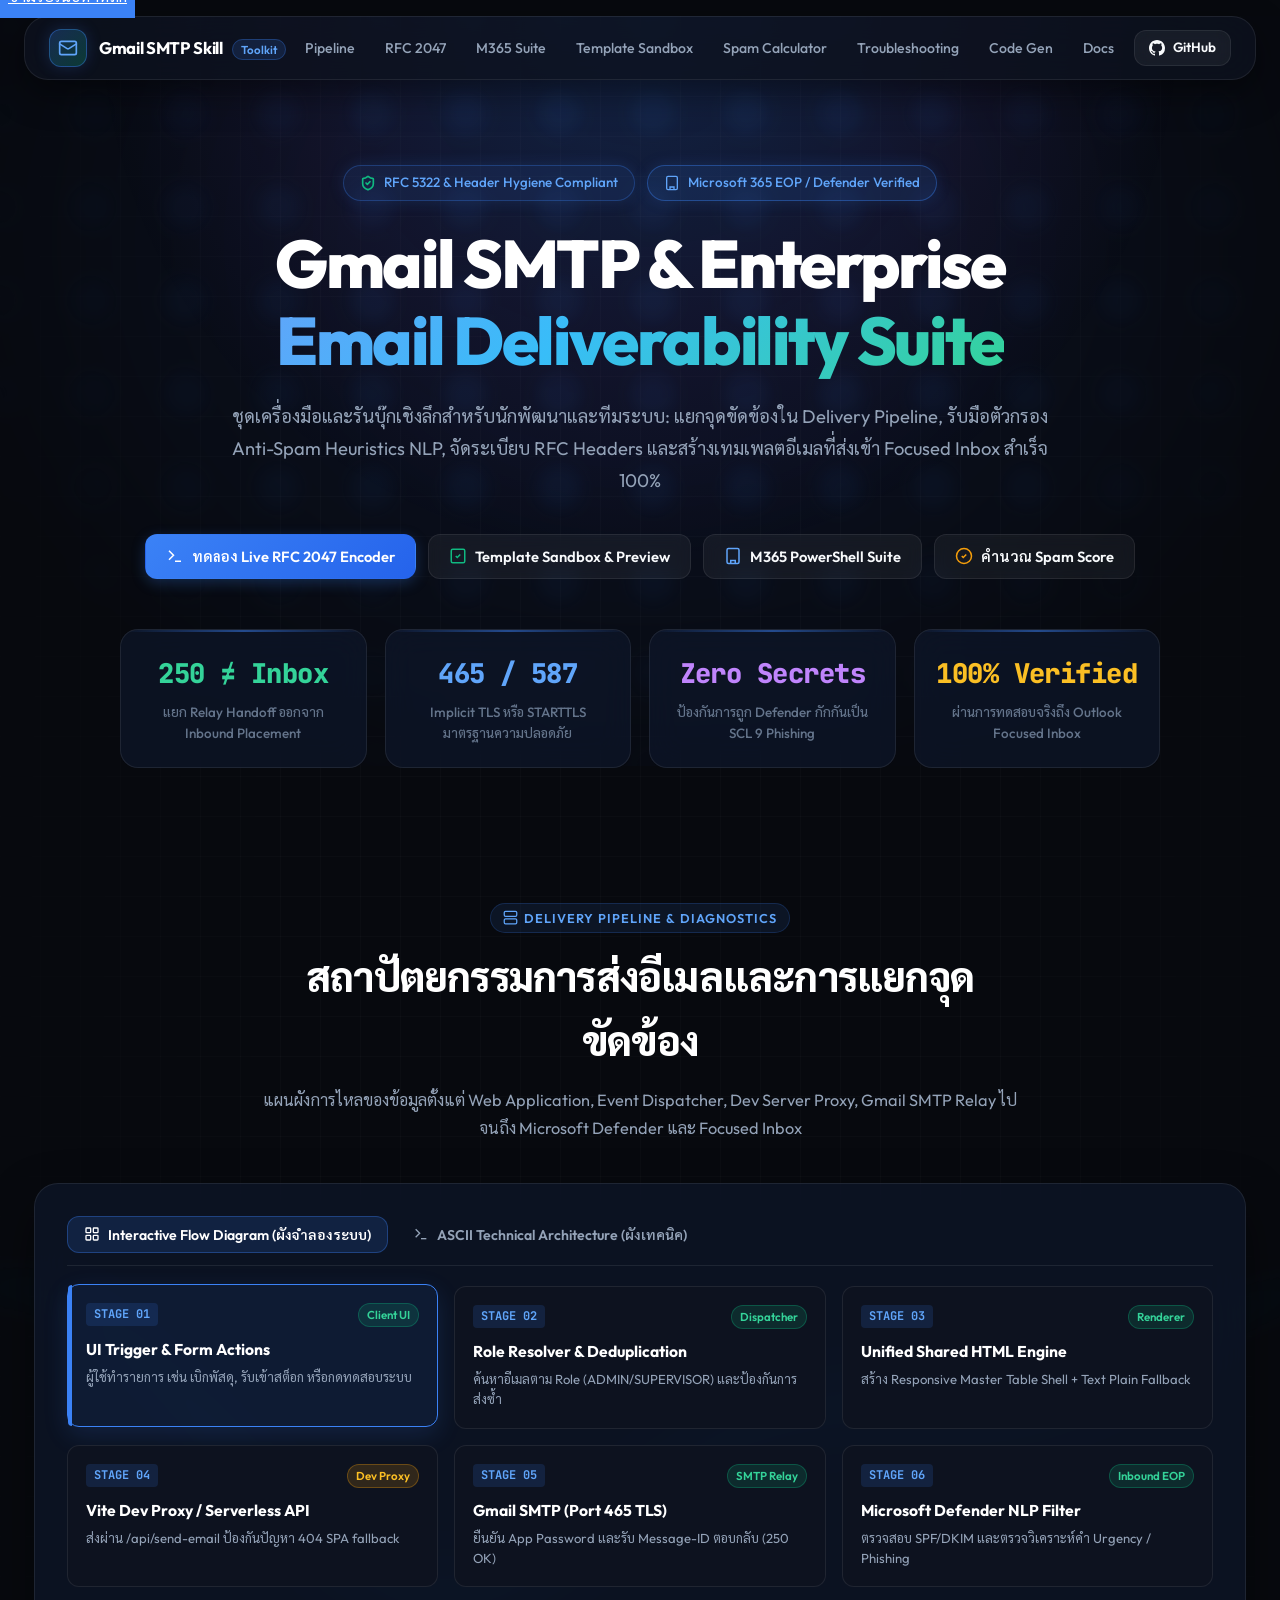
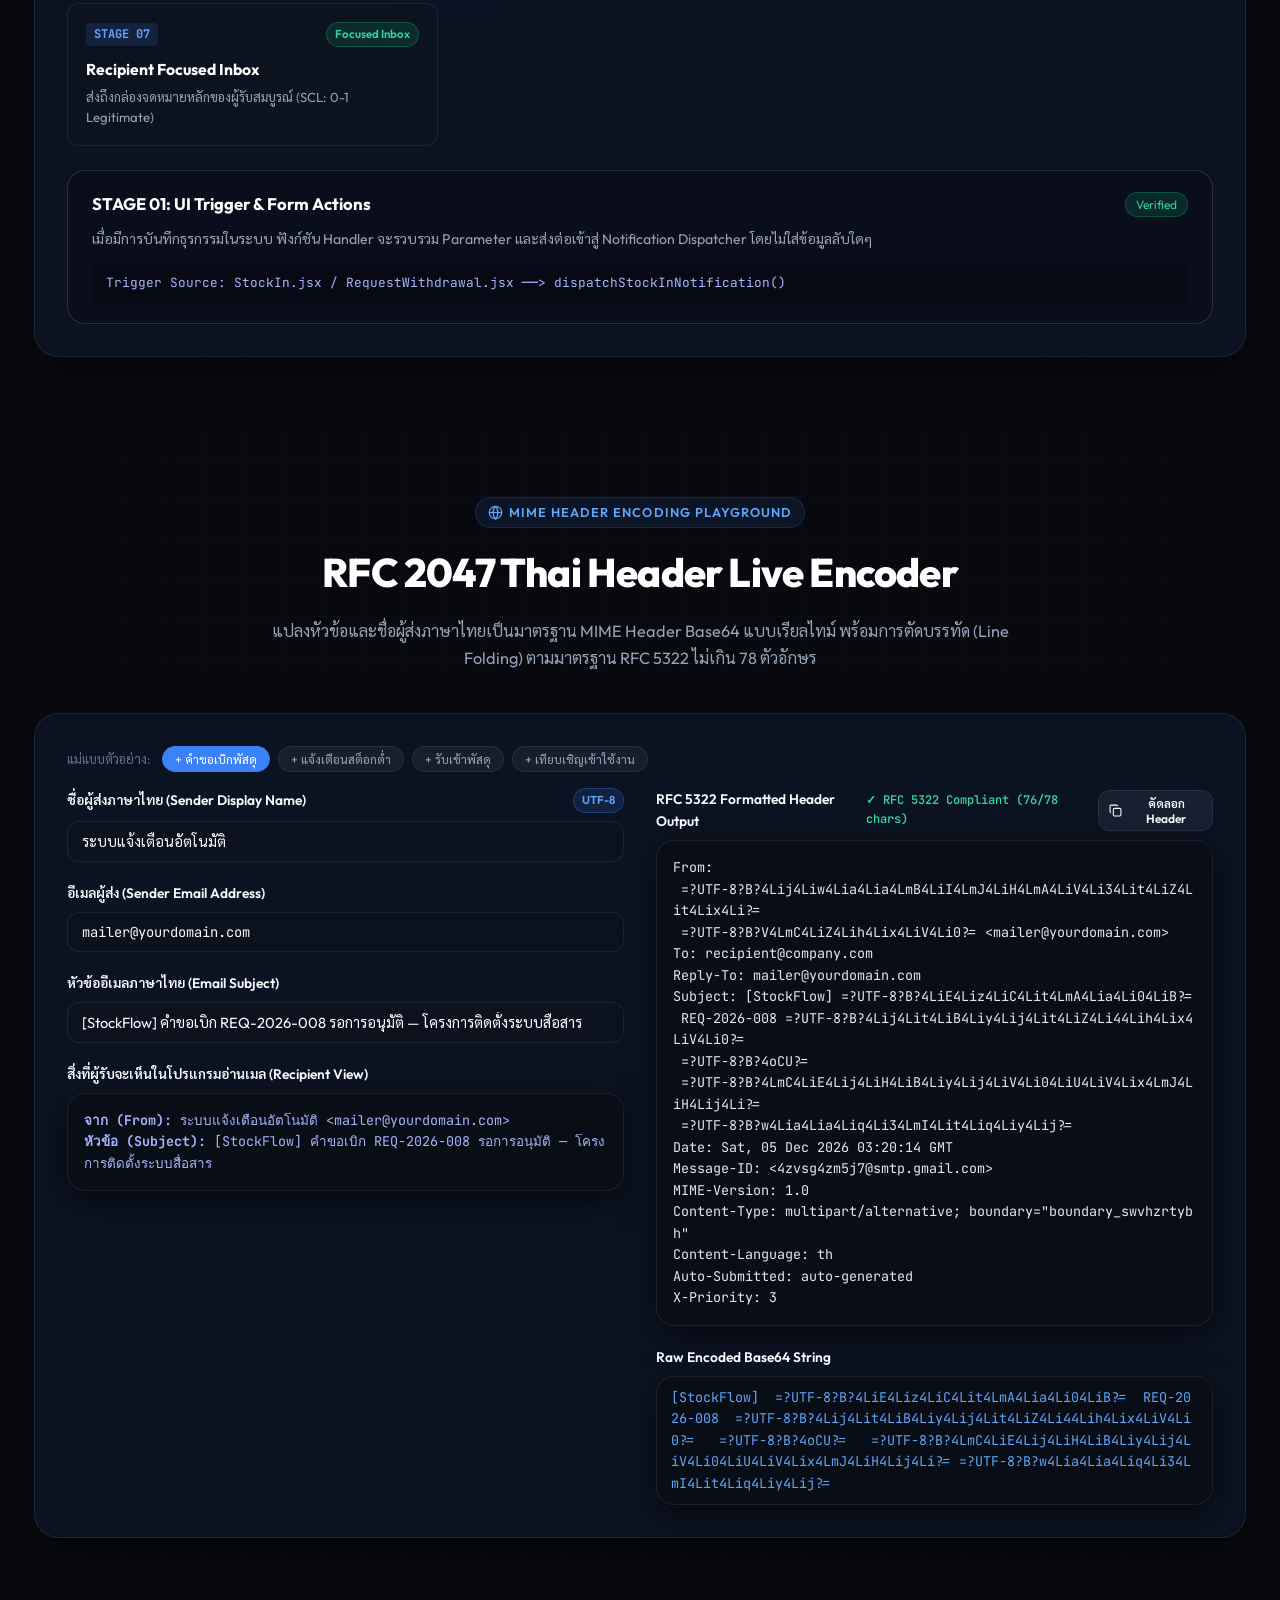
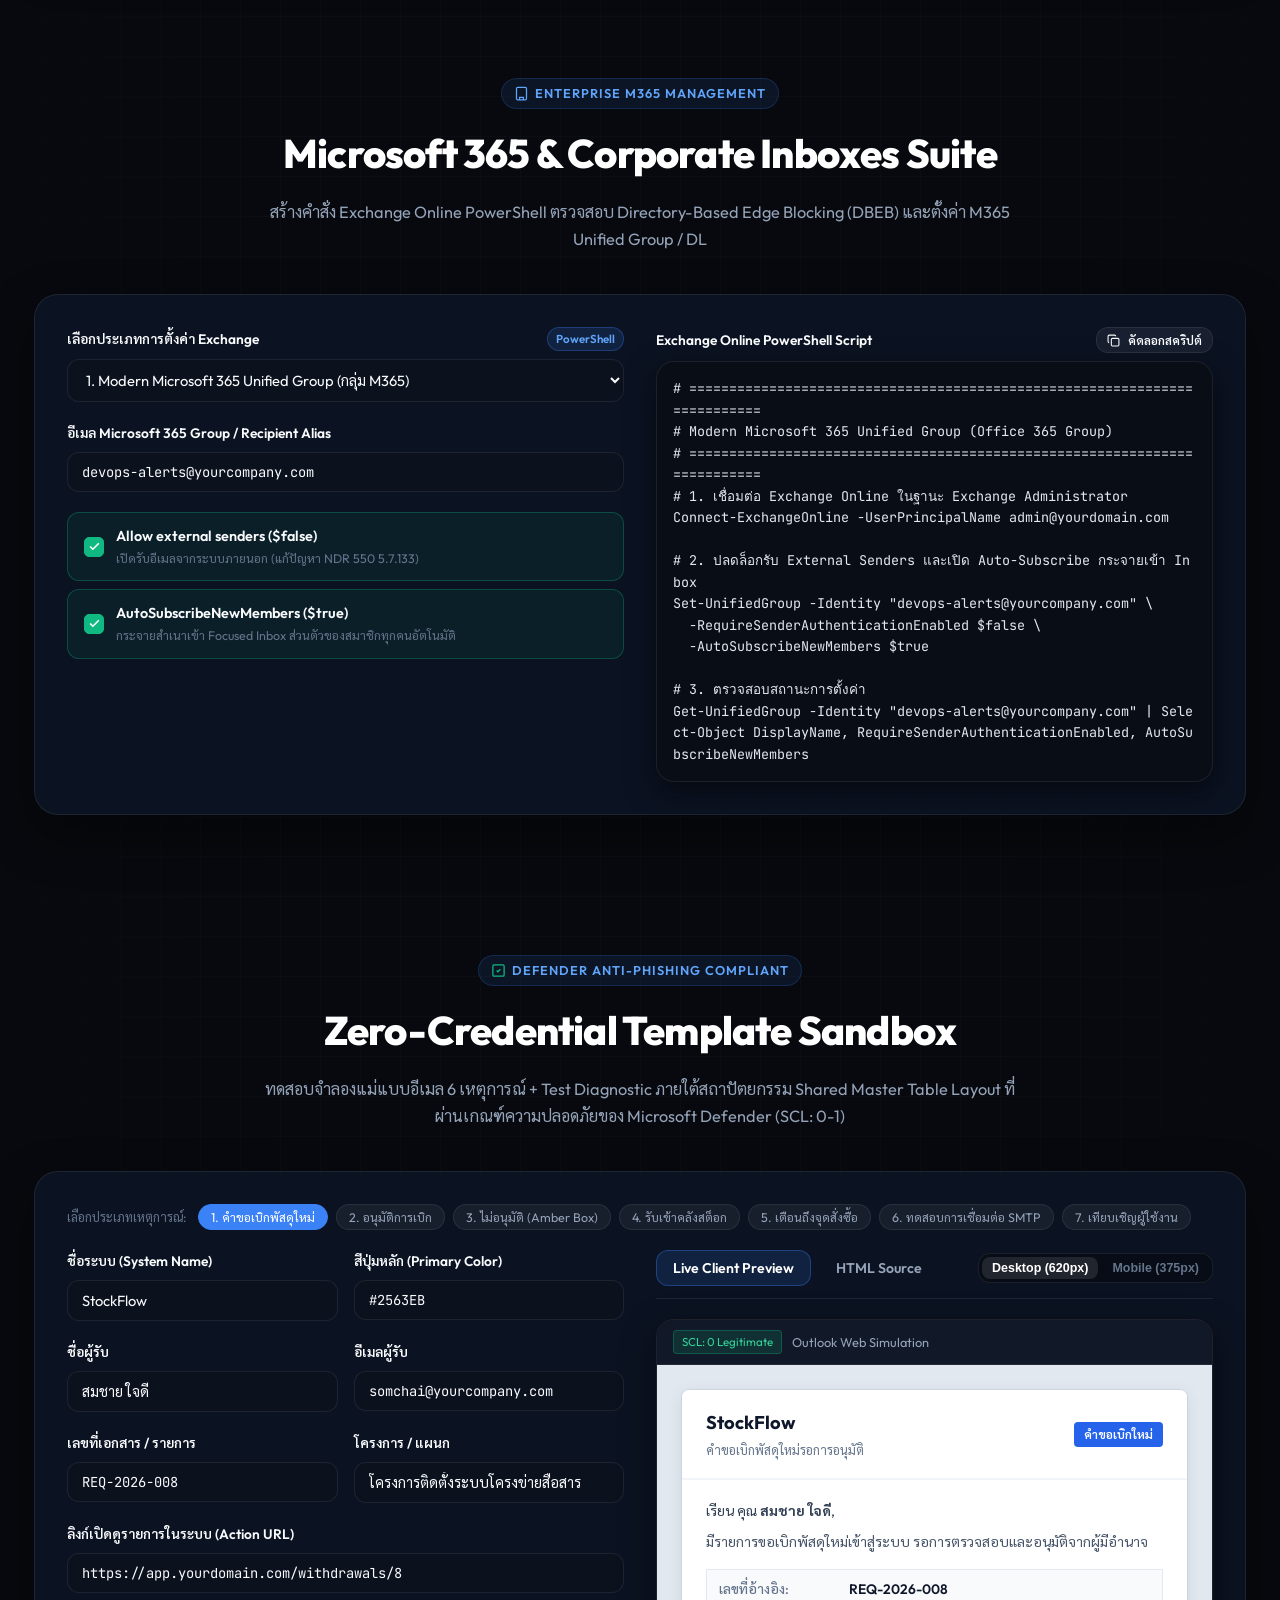
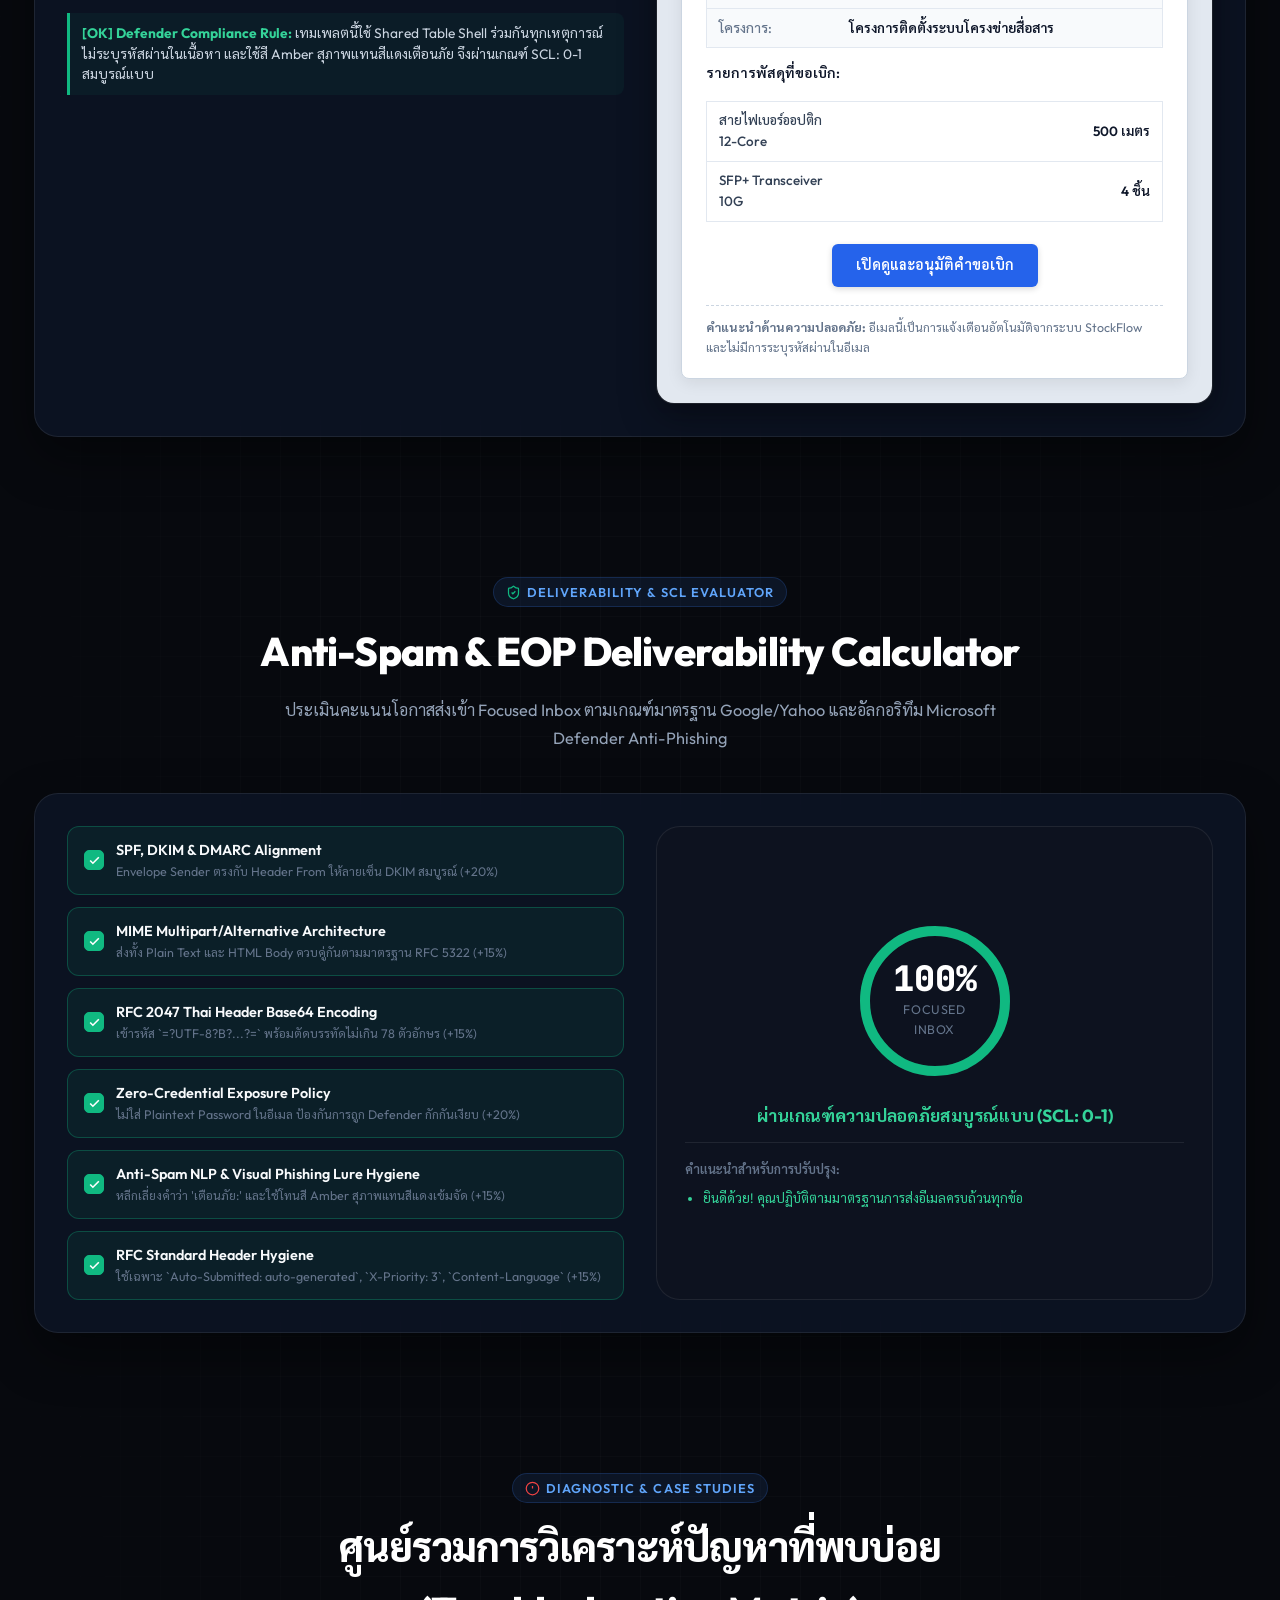
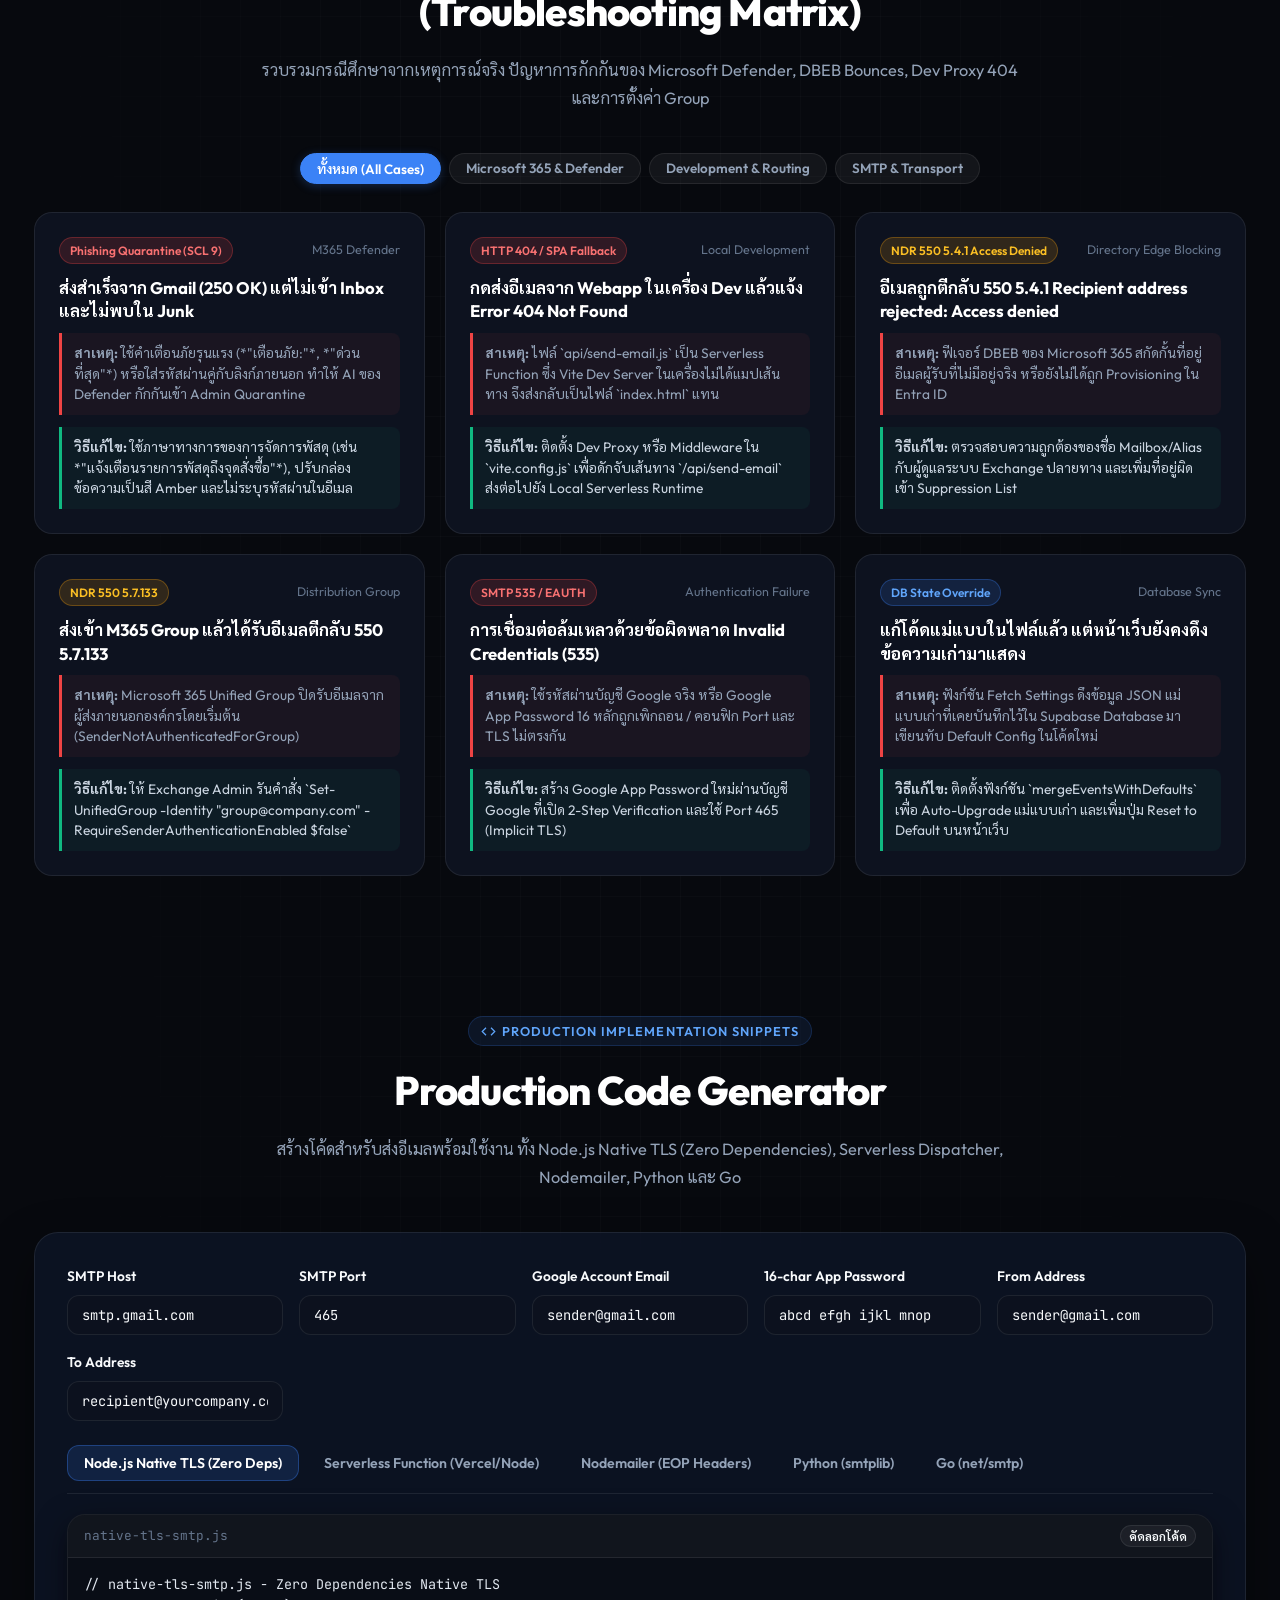
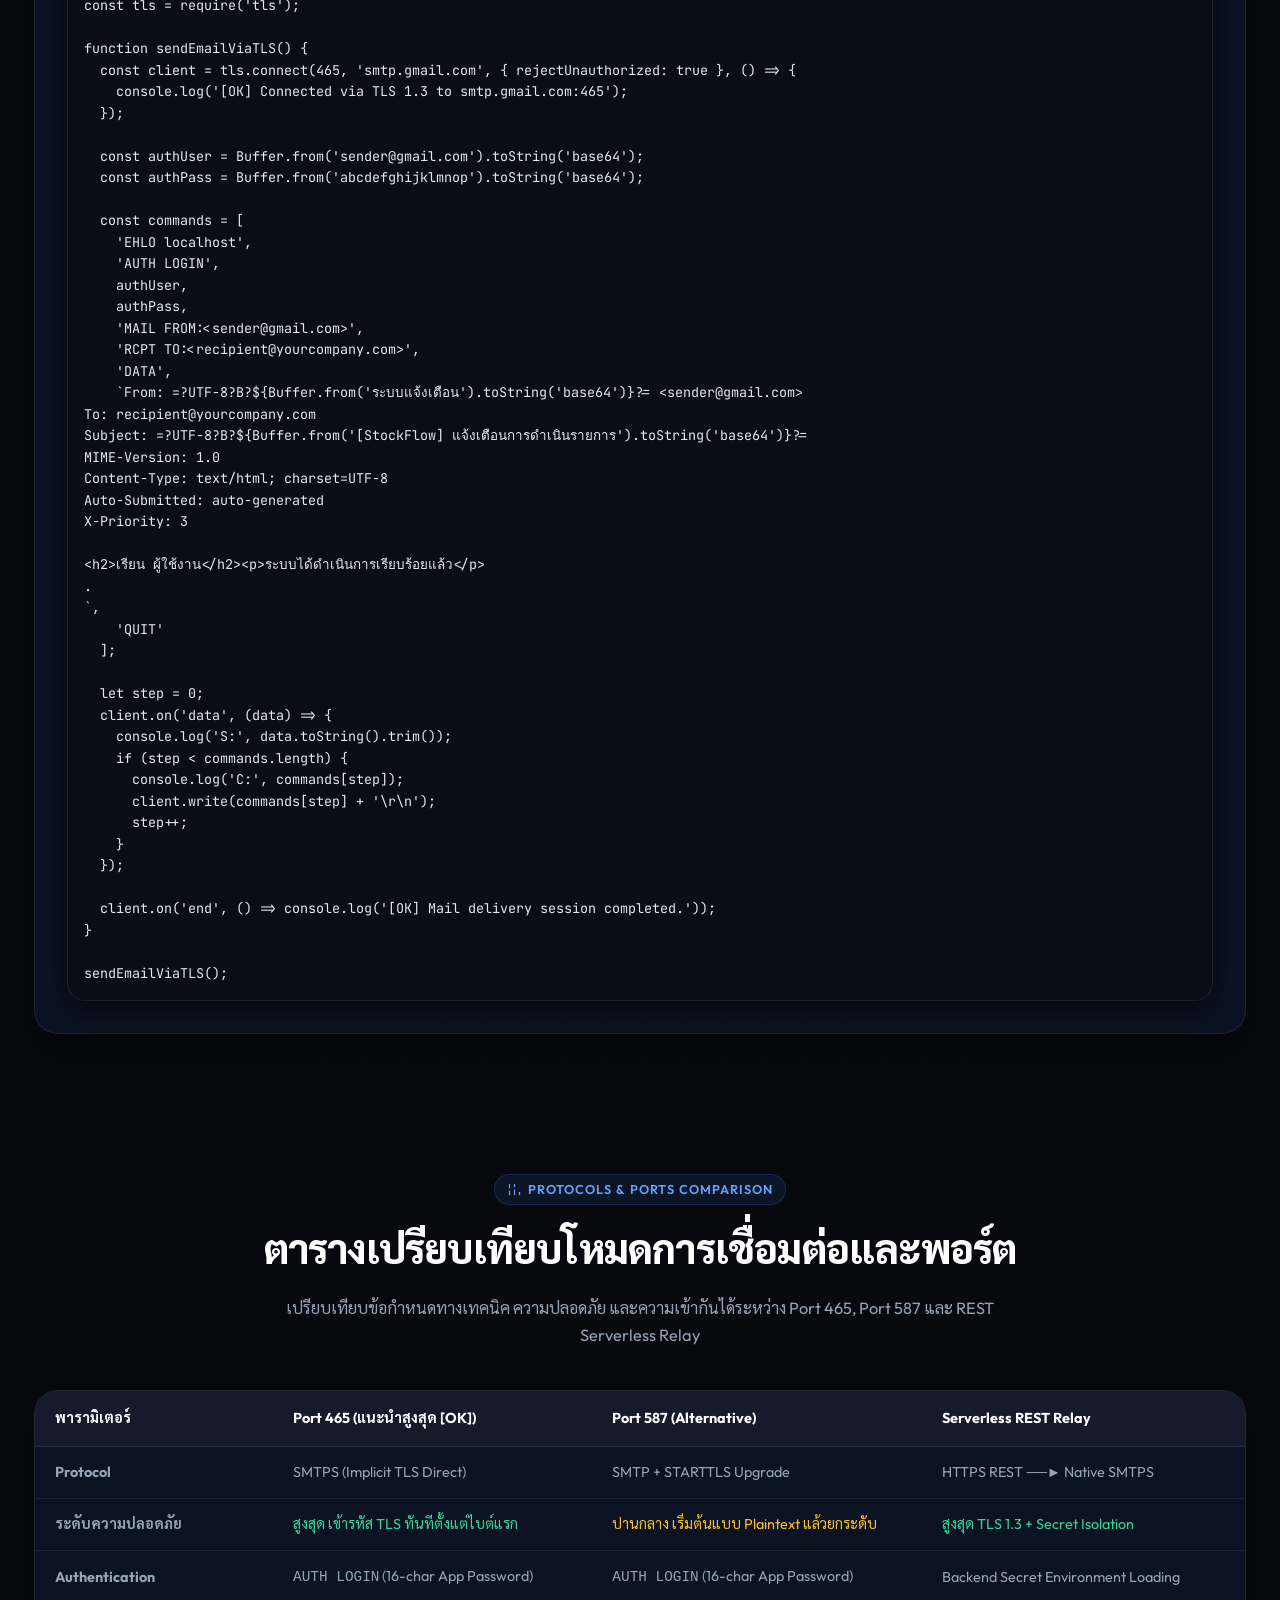
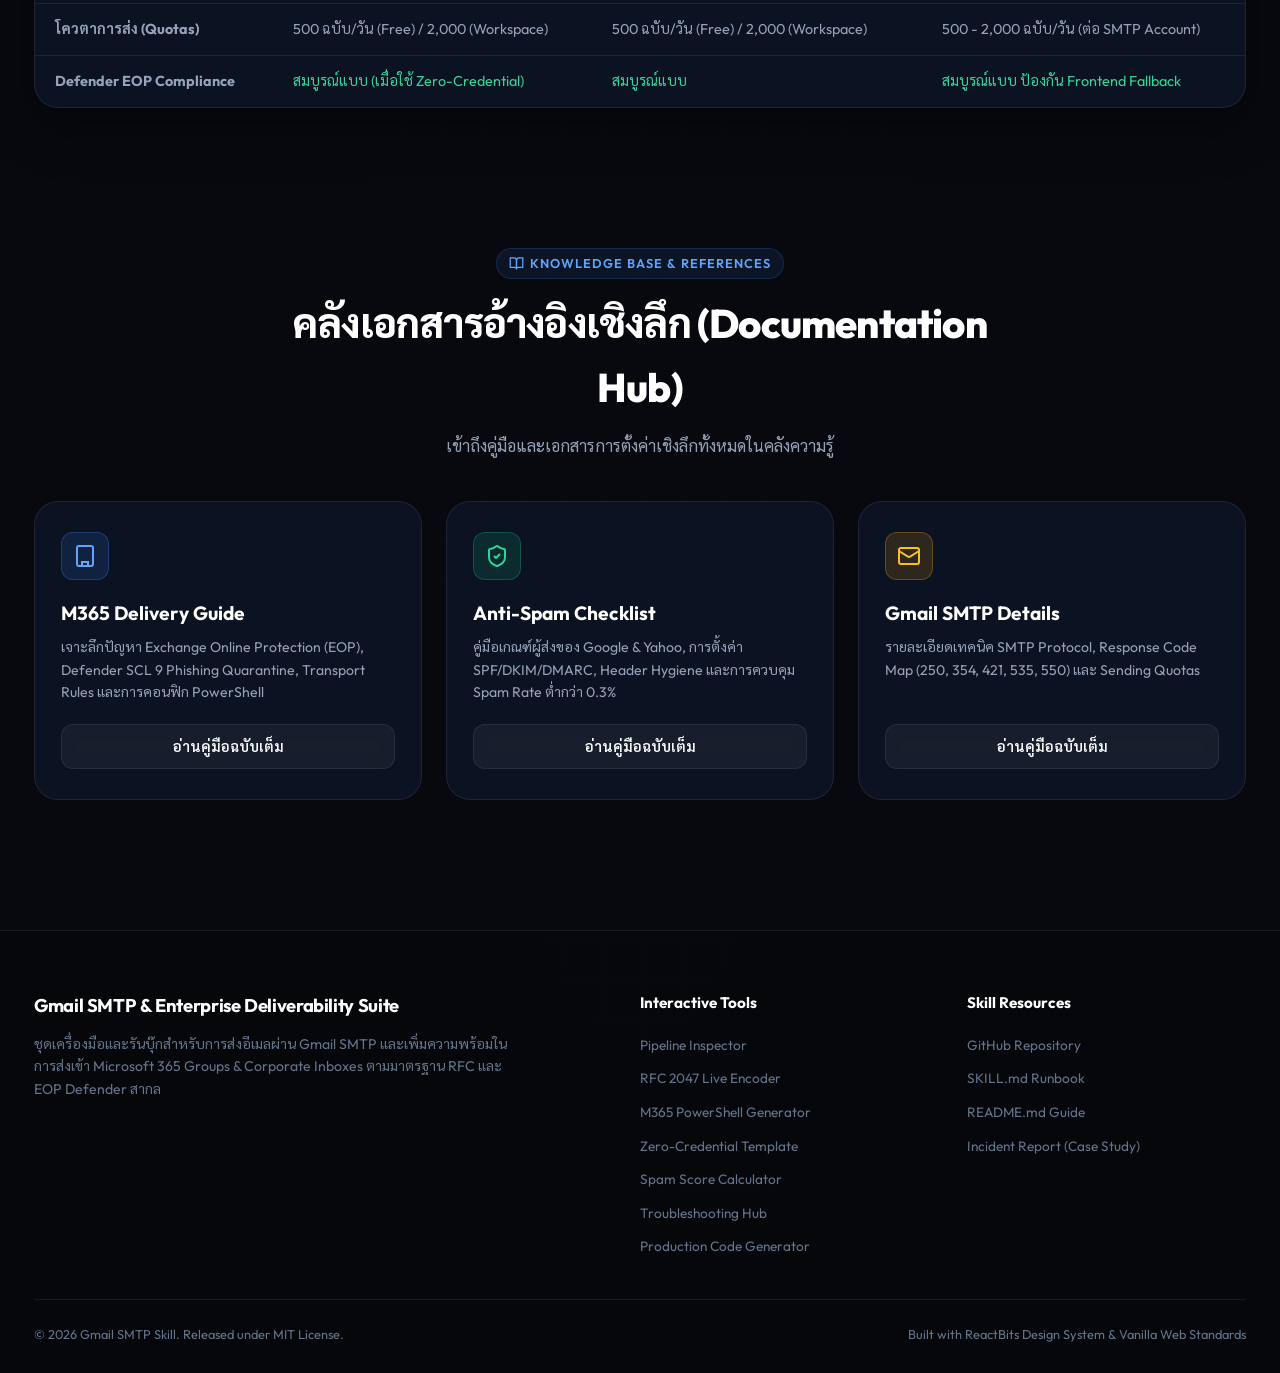
<file: index.html>
<!doctype html>
<html lang="th">
  <head>
    <meta charset="UTF-8" />
    <meta name="viewport" content="width=device-width, initial-scale=1" />
    <meta http-equiv="refresh" content="0; url=landing-page/" />
    <title>Gmail SMTP Enterprise Deliverability</title>
    <script>
      window.location.replace('./landing-page/');
    </script>
  </head>
  <body>
    <a href="#main-content">ข้ามไปเนื้อหาหลัก</a>
    <main id="main-content">
      <p>กำลังเปิด Landing Page…</p>
      <p><a href="./landing-page/">เปิดหน้า Landing Page</a></p>
    </main>
  </body>
</html>
</file>
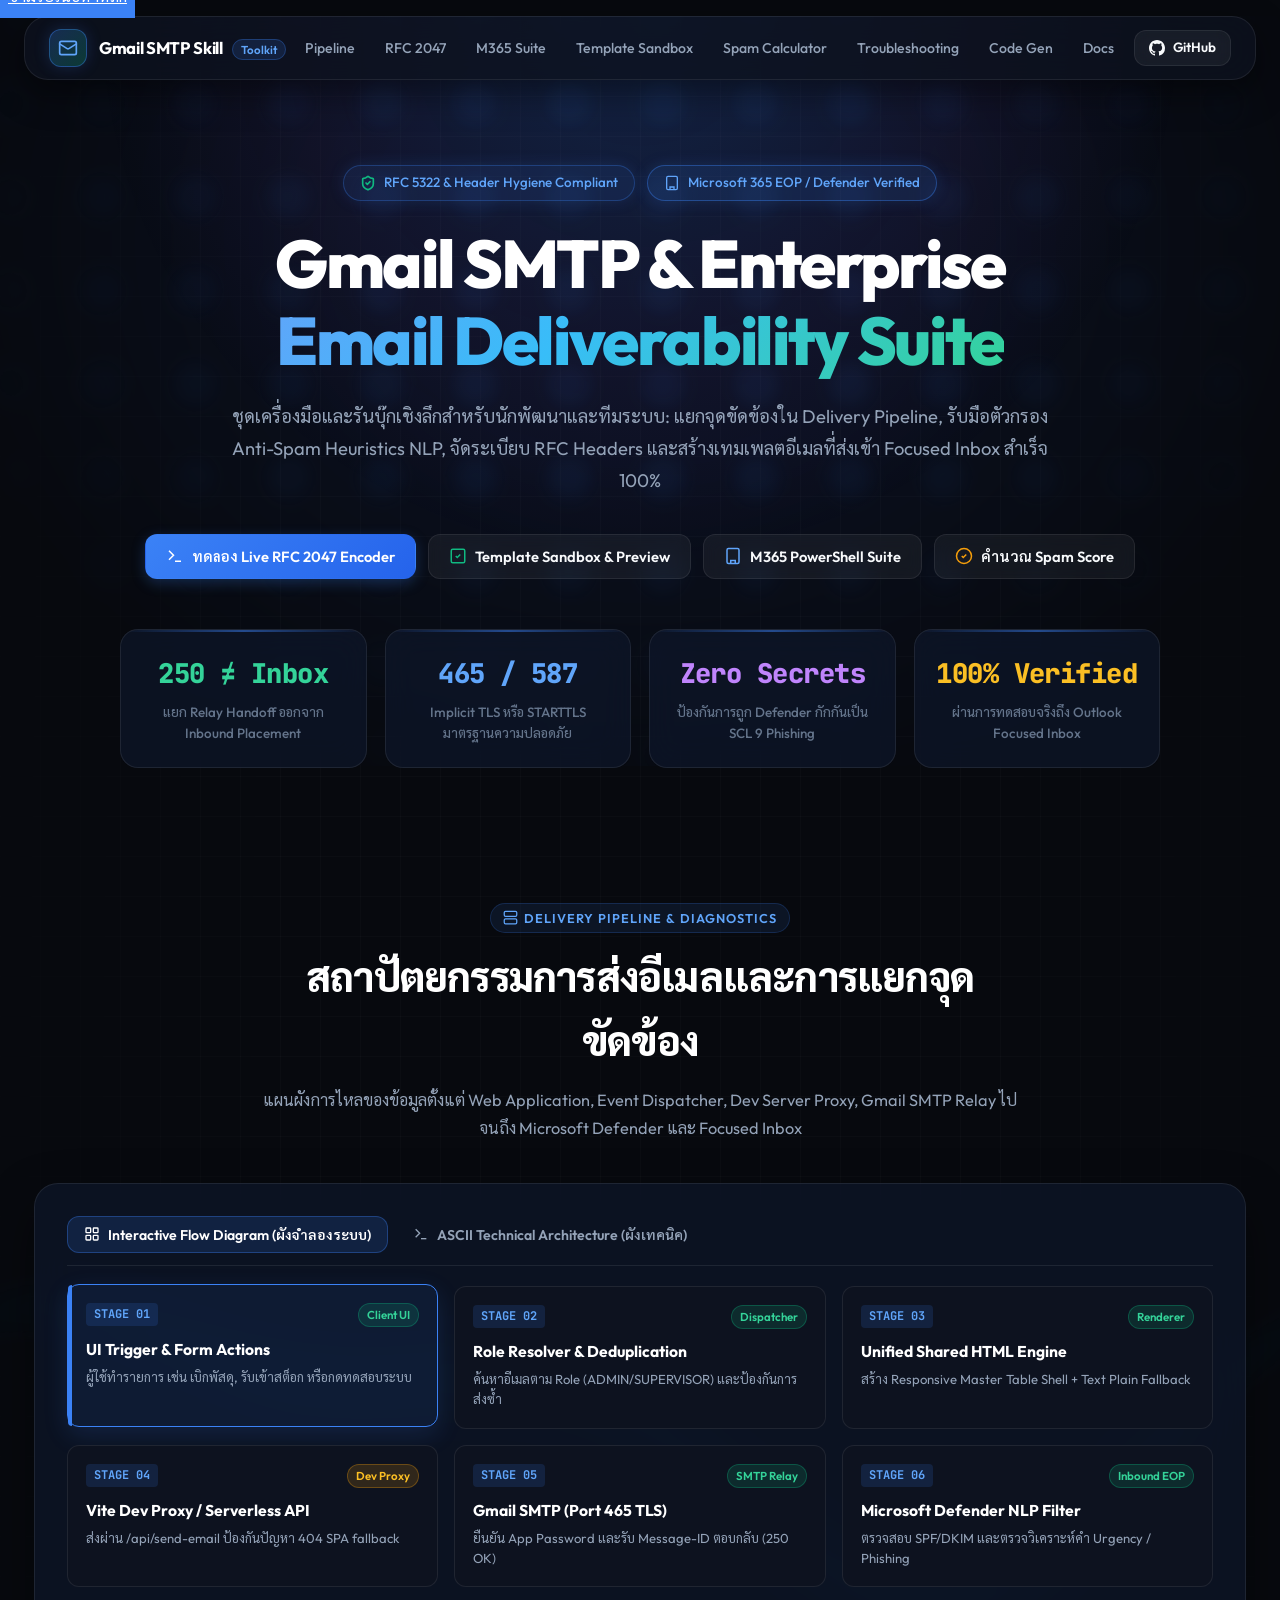
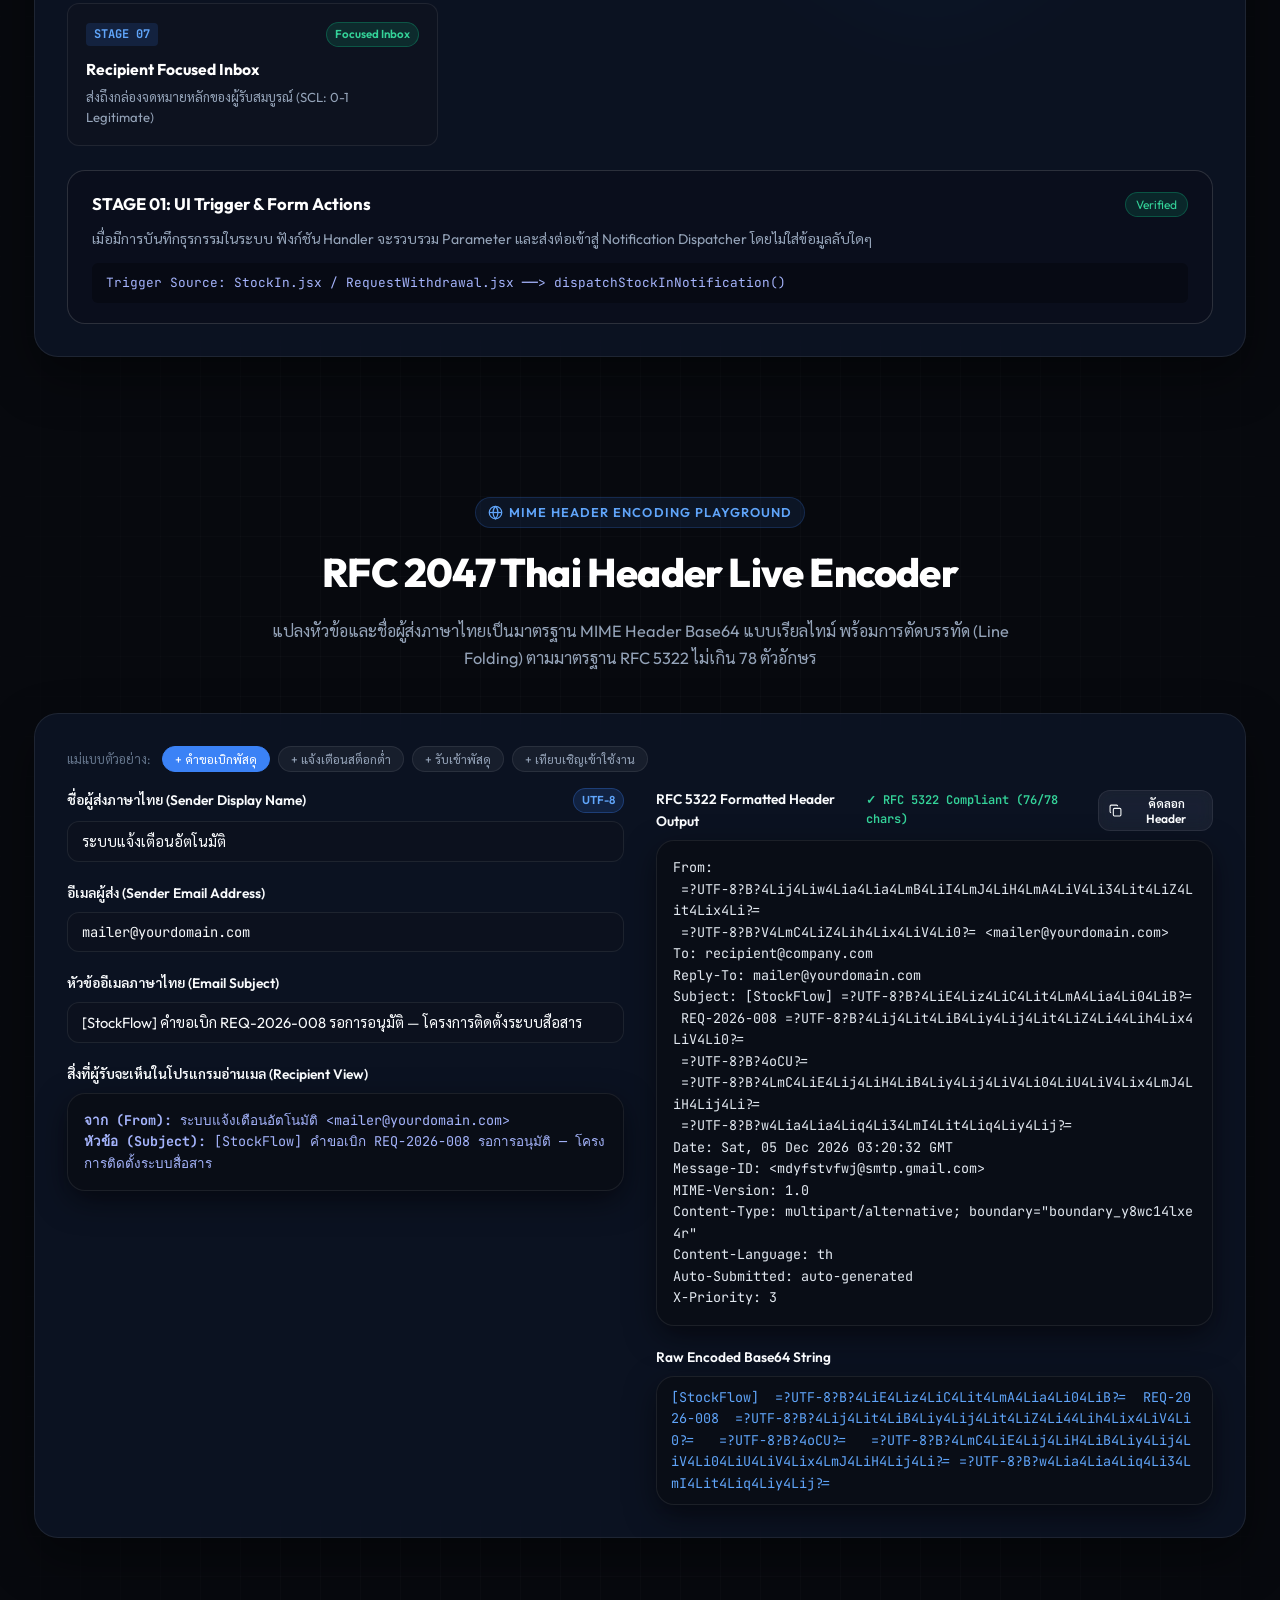
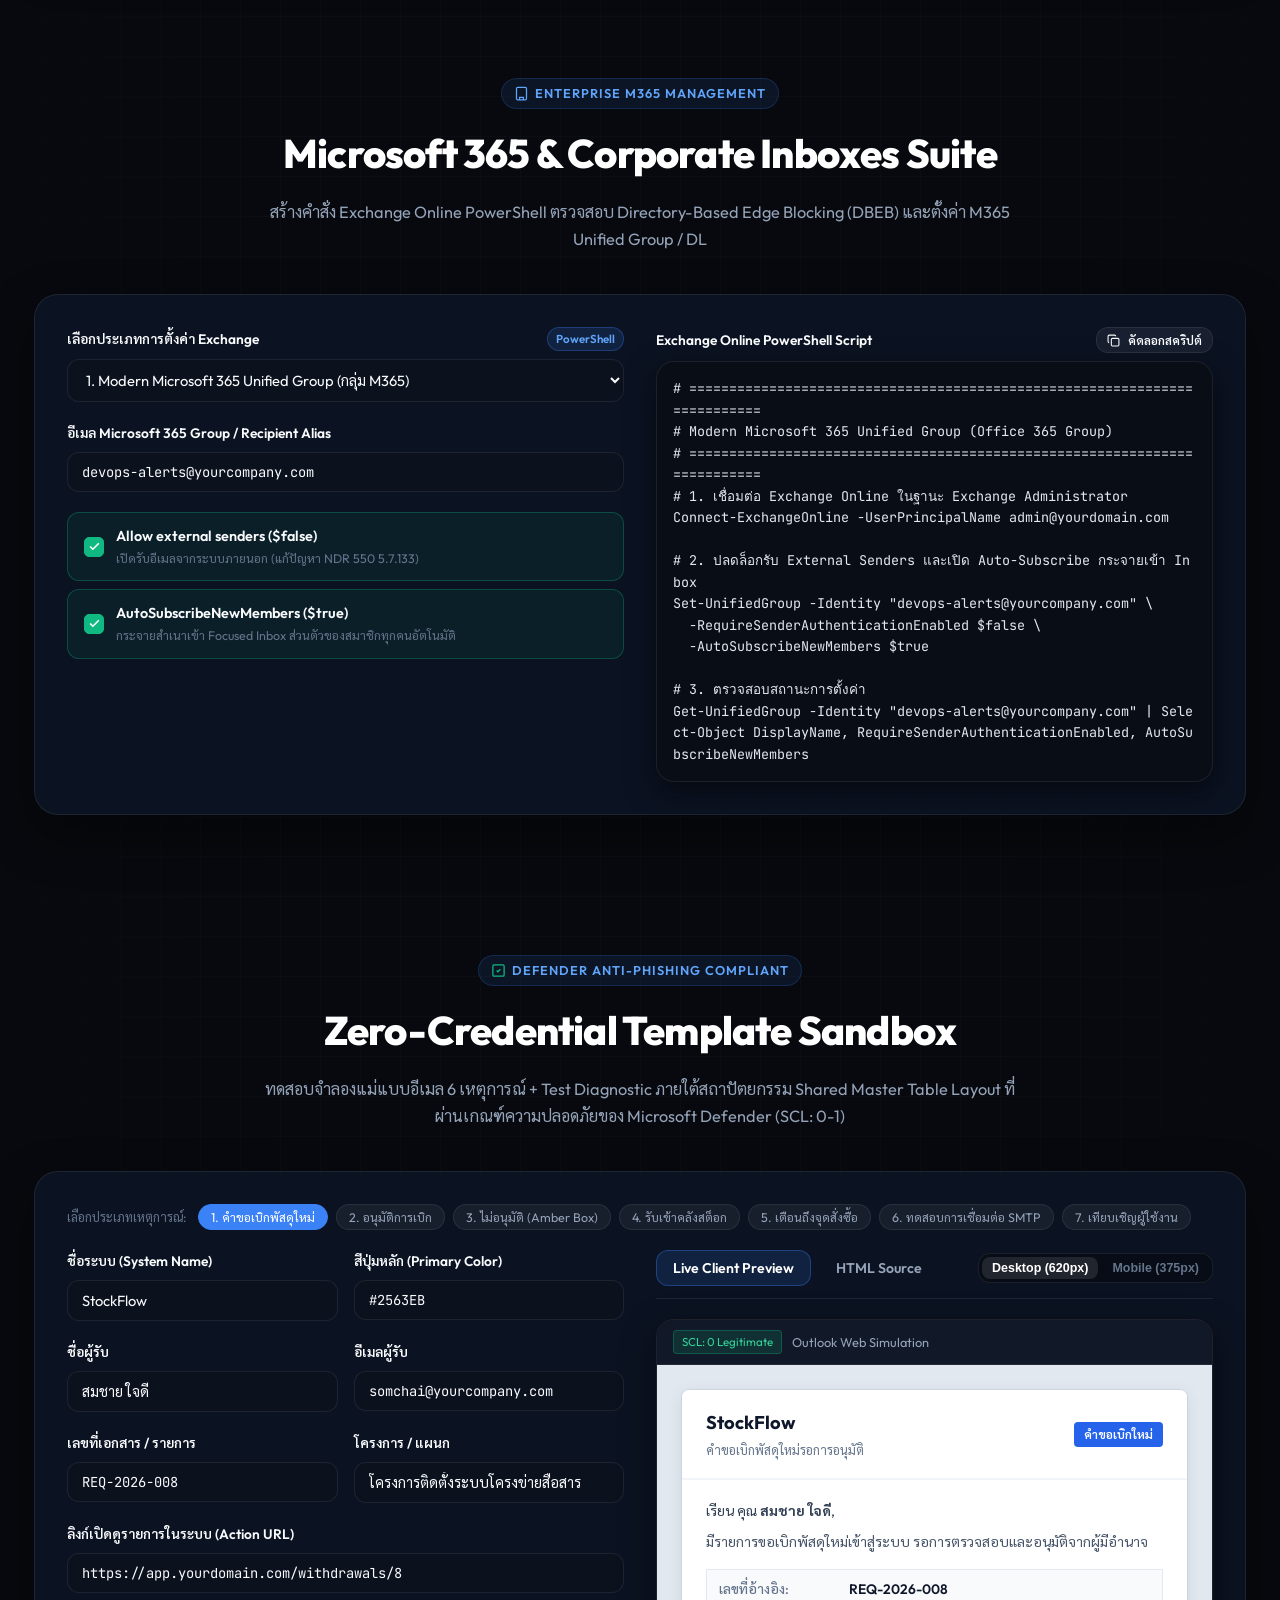
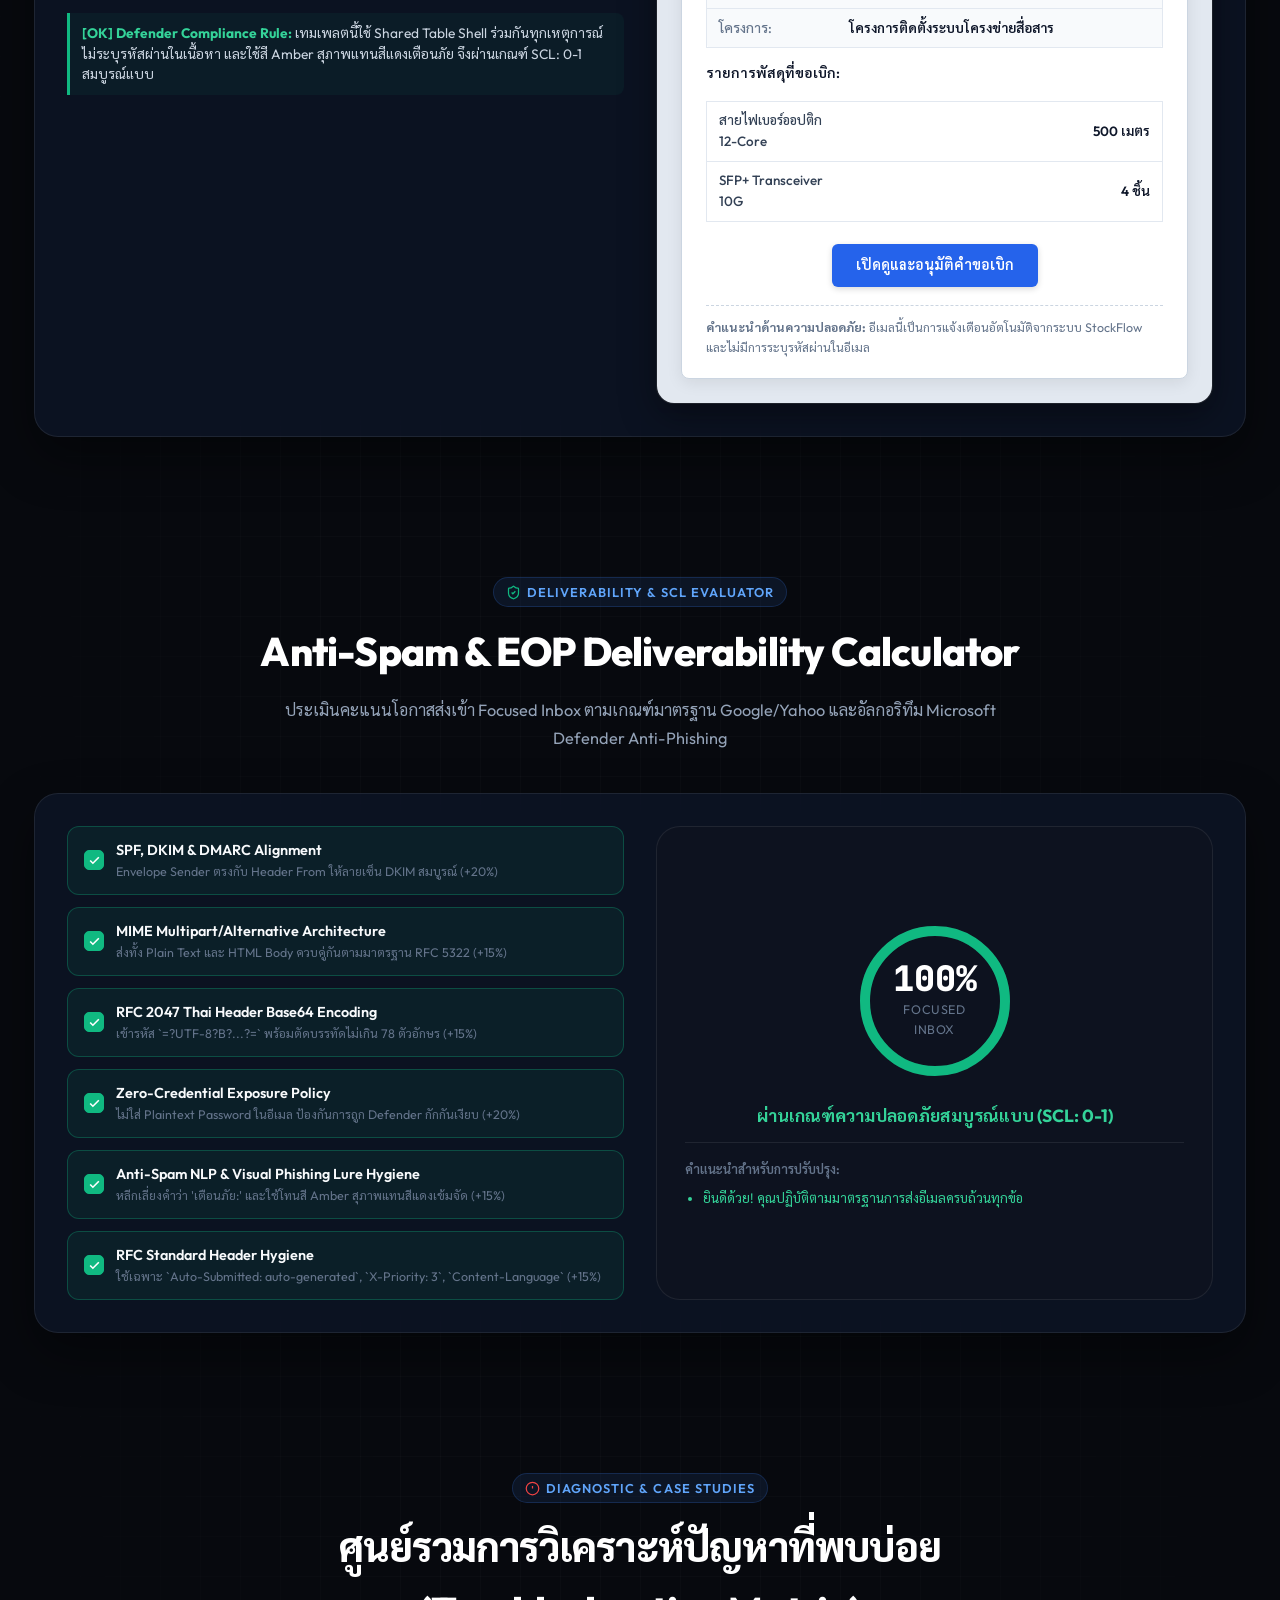
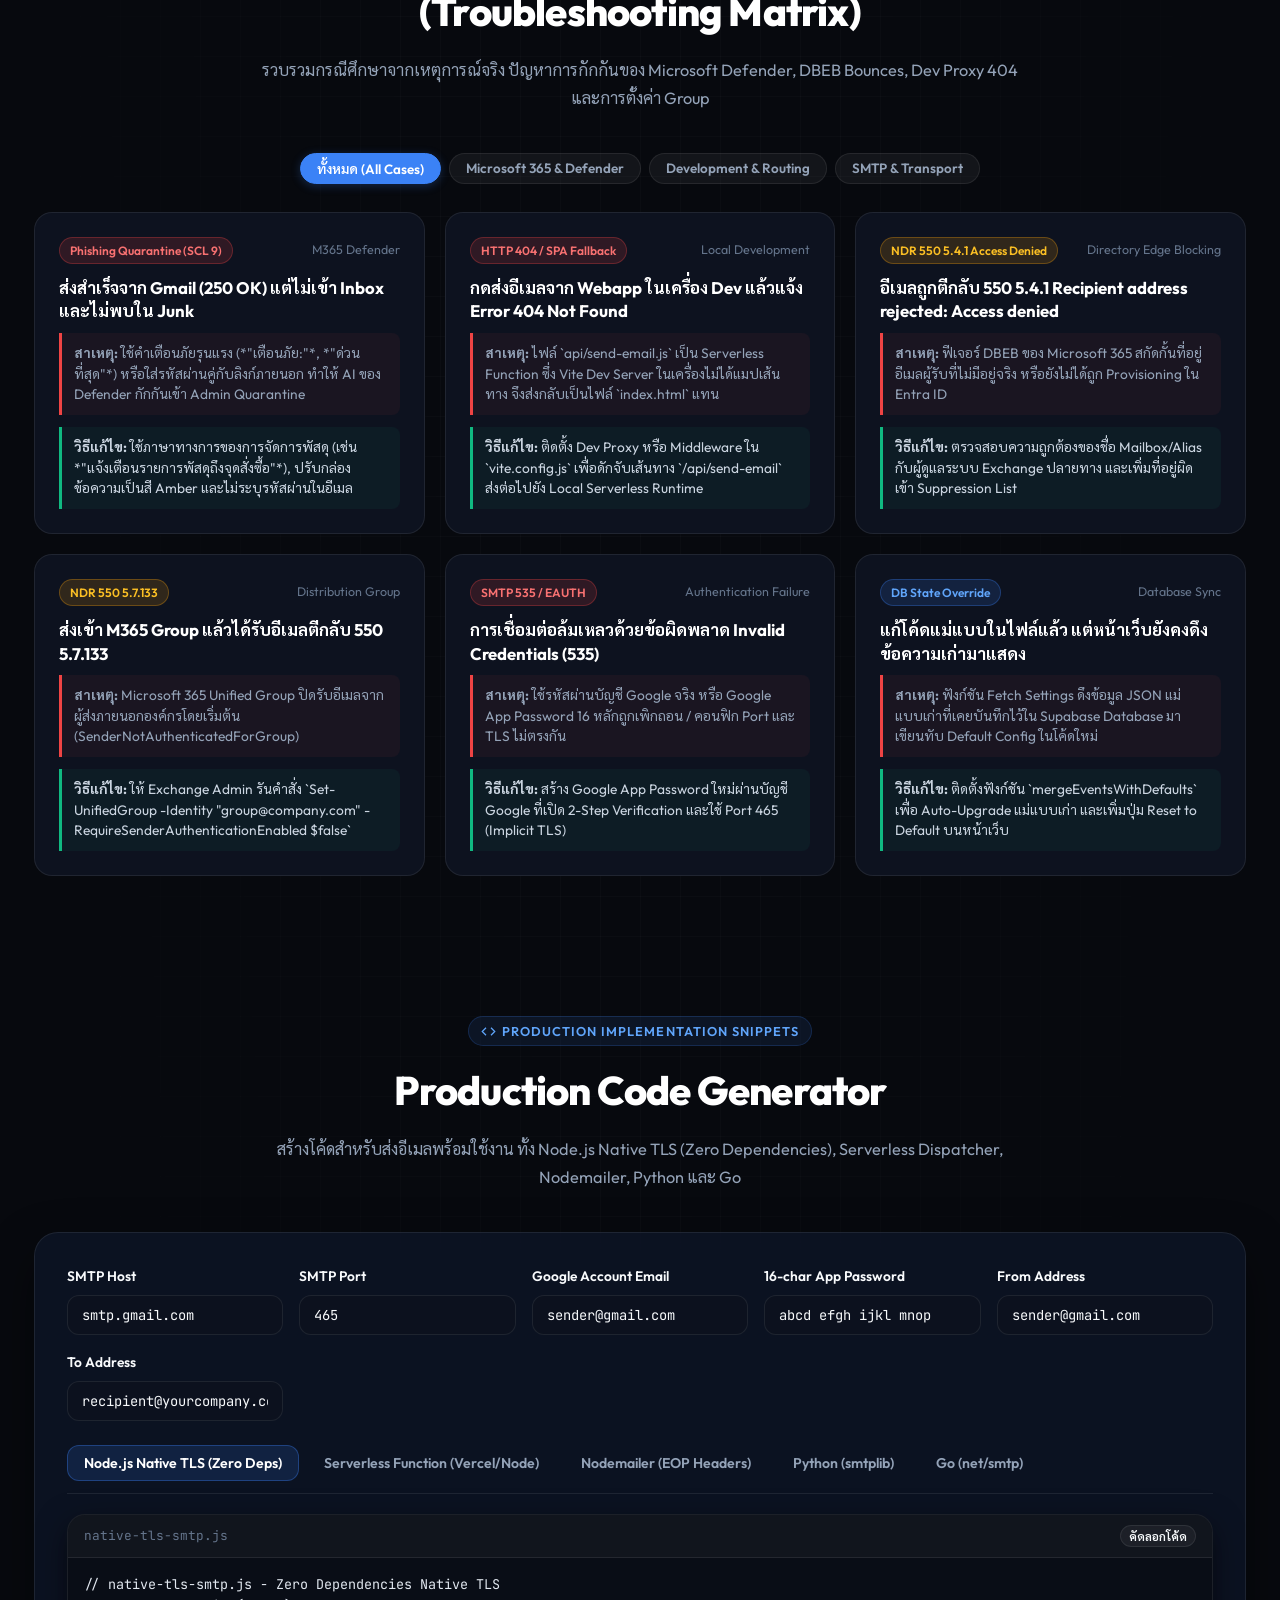
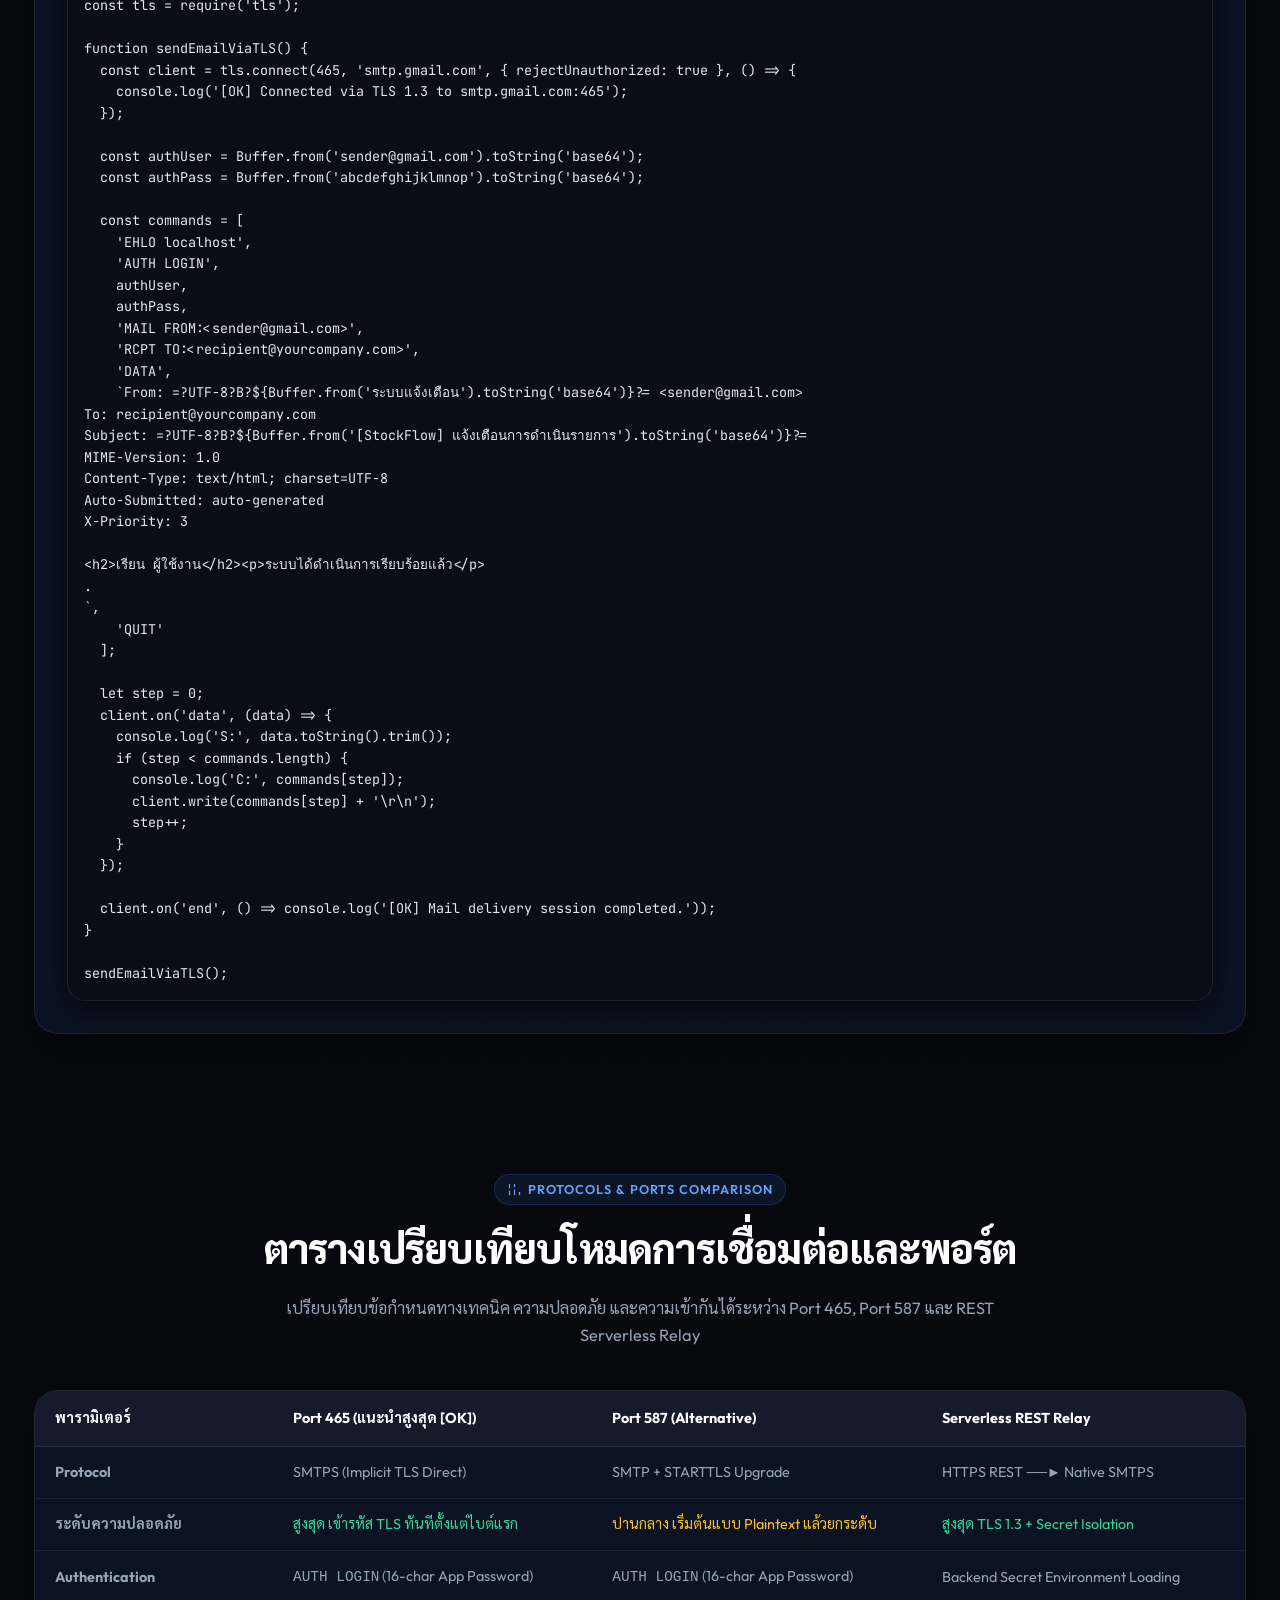
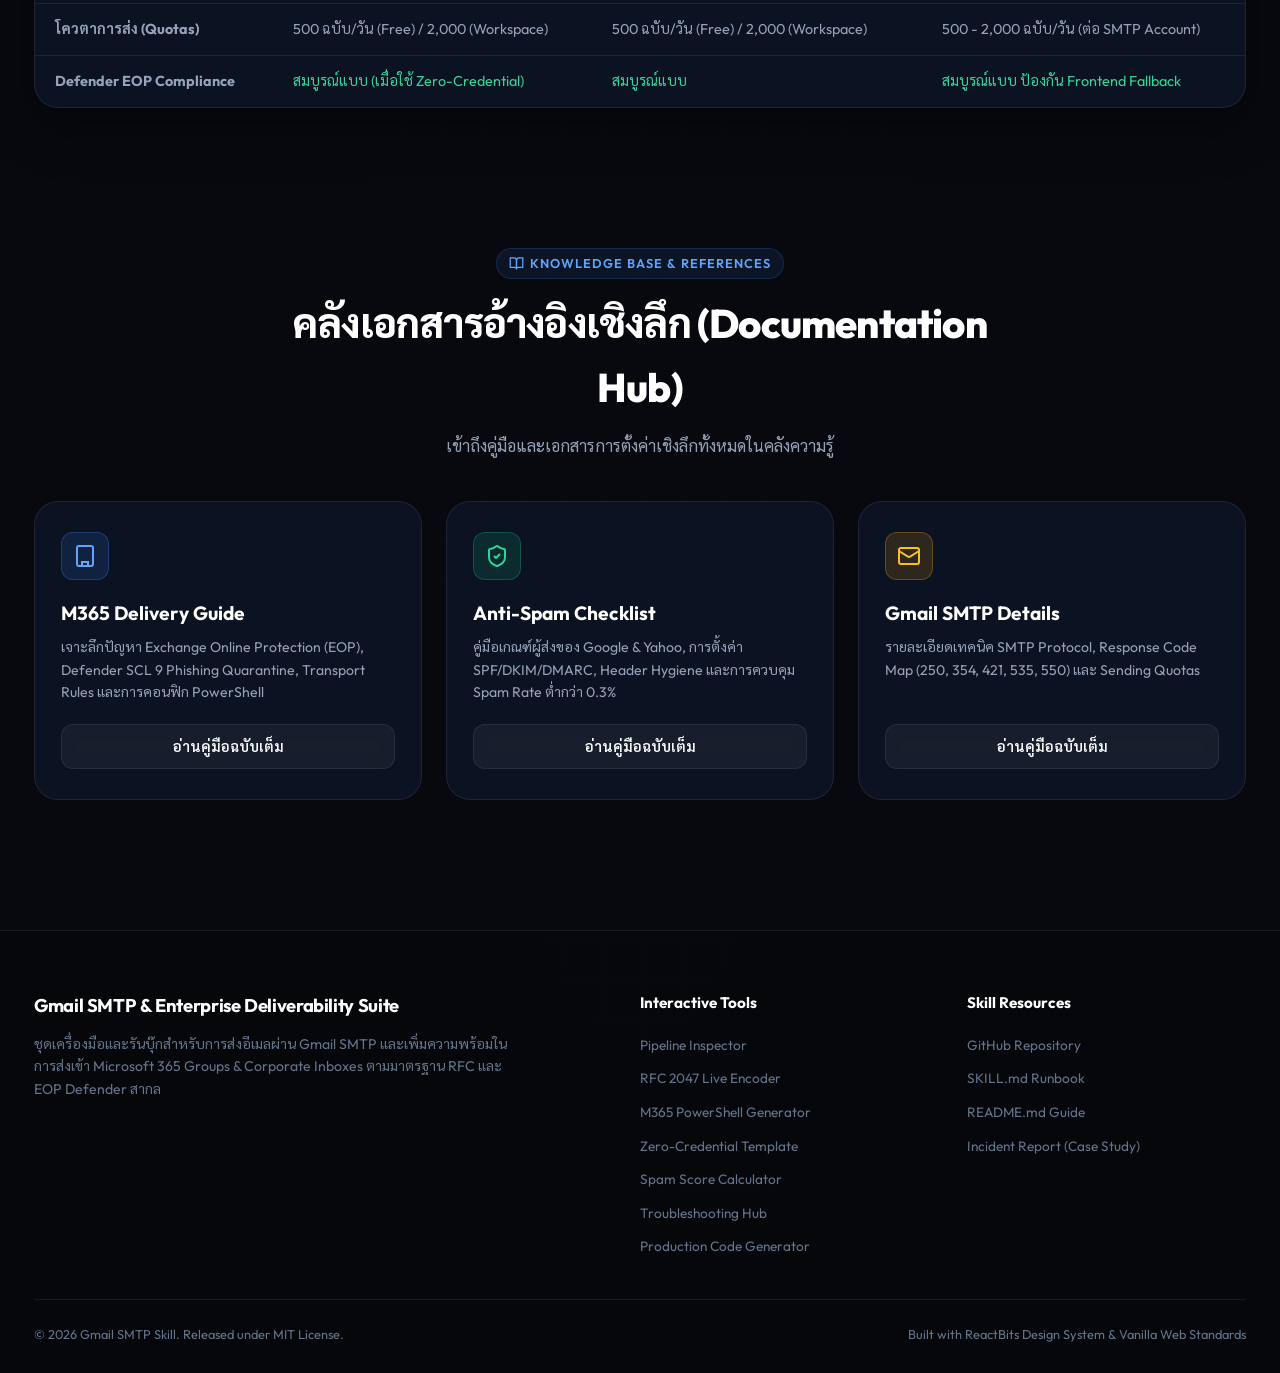
<file: landing-page/index.html>
<!DOCTYPE html>
<html lang="th">
<head>
  <meta charset="UTF-8">
  <meta name="viewport" content="width=device-width, initial-scale=1.0">
  <title>Gmail SMTP & Enterprise Deliverability Toolkit</title>
  <meta name="description" content="ชุดเครื่องมือและรันบุ๊กสำหรับวินิจฉัย Gmail SMTP, Microsoft 365 EOP / Defender delivery, header hygiene, และ zero-credential email architecture">
  <link rel="stylesheet" href="styles.css?v=1.5.0">
</head>
<body>
  <a class="skip-link" href="#main-content" style="position:absolute;top:-40px;left:0;background:#3B82F6;color:#fff;padding:8px;z-index:999;transition:top 0.2s;">ข้ามไปเนื้อหาหลัก</a>

  <!-- Background Atmosphere Elements (React Bits WebGL Shaders) -->
  <div id="acid-squares-hero-bg" class="acid-squares-hero-backdrop"></div>
  <div class="bg-glow-top"></div>
  <div class="bg-grid-pattern"></div>

  <!-- Navigation Bar -->
  <nav class="navbar" id="top">
    <div class="nav-wrapper">
      <a href="#top" class="nav-brand">
        <div class="brand-icon-box">
          <span class="svg-icon" style="width:20px;height:20px;">
            <svg viewBox="0 0 24 24" fill="none" stroke="currentColor" stroke-width="2" stroke-linecap="round" stroke-linejoin="round">
              <rect width="20" height="16" x="2" y="4" rx="2"/><path d="m22 7-8.97 5.7a1.94 1.94 0 0 1-2.06 0L2 7"/>
            </svg>
          </span>
        </div>
        <div>
          <span class="brand-name">Gmail SMTP Skill</span>
          <span class="brand-badge">Toolkit</span>
        </div>
      </a>

      <ul class="nav-links">
        <li><a href="#architecture" class="nav-link">Pipeline</a></li>
        <li><a href="#encoder" class="nav-link">RFC 2047</a></li>
        <li><a href="#m365" class="nav-link">M365 Suite</a></li>
        <li><a href="#template" class="nav-link">Template Sandbox</a></li>
        <li><a href="#calculator" class="nav-link">Spam Calculator</a></li>
        <li><a href="#troubleshoot" class="nav-link">Troubleshooting</a></li>
        <li><a href="#code-gen" class="nav-link">Code Gen</a></li>
        <li><a href="#references" class="nav-link">Docs</a></li>
      </ul>

      <div class="nav-actions">
        <a href="https://github.com/EEMEEMMEEx/SKILL-gmail-smtp" target="_blank" rel="noopener noreferrer" class="btn btn-secondary" style="padding:6px 14px; font-size:0.84rem;">
          <span class="svg-icon" style="width:16px;height:16px;">
            <svg viewBox="0 0 24 24" fill="currentColor">
              <path d="M12 0C5.37 0 0 5.37 0 12c0 5.31 3.435 9.795 8.205 11.385.6.105.825-.255.825-.57 0-.285-.015-1.23-.015-2.235-3.015.555-3.795-.735-4.035-1.41-.135-.345-.72-1.41-1.23-1.695-.42-.225-1.02-.78-.015-.795.945-.015 1.62.87 1.845 1.23 1.08 1.815 2.805 1.305 3.495.99.105-.78.42-1.305.765-1.605-2.67-.3-5.46-1.335-5.46-5.925 0-1.305.465-2.385 1.23-3.225-.12-.3-.54-1.53.12-3.18 0 0 1.005-.315 3.3 1.23.96-.27 1.98-.405 3-.405s2.04.135 3 .405c2.295-1.56 3.3-1.23 3.3-1.23.66 1.65.24 2.88.12 3.18.765.84 1.23 1.905 1.23 3.225 0 4.605-2.805 5.625-5.475 5.925.435.375.81 1.095.81 2.22 0 1.605-.015 2.895-.015 3.3 0 .315.225.69.825.57A12.02 12.02 0 0024 12c0-6.63-5.37-12-12-12z"/>
            </svg>
          </span>
          GitHub
        </a>
      </div>
    </div>
  </nav>

  <!-- Hero Section -->
  <header class="hero">
    <div class="container">
      <div style="display:flex; justify-content:center; gap:12px; flex-wrap:wrap; margin-bottom:24px;">
        <div class="hero-pill">
          <span class="svg-icon" style="width:16px;height:16px; color:#10B981;">
            <svg viewBox="0 0 24 24" fill="none" stroke="currentColor" stroke-width="2.5" stroke-linecap="round" stroke-linejoin="round">
              <path d="M20 13c0 5-3.5 7.5-7.66 8.95a1 1 0 0 1-.67-.01C7.5 20.5 4 18 4 13V6a1 1 0 0 1 1-1c2 0 4.5-1.2 6.24-2.72a1.17 1.17 0 0 1 1.52 0C14.5 3.8 17 5 19 5a1 1 0 0 1 1 1z"/>
              <path d="m9 12 2 2 4-4"/>
            </svg>
          </span>
          <span>RFC 5322 & Header Hygiene Compliant</span>
        </div>
        <div class="hero-pill" style="border-color:rgba(59, 130, 246, 0.4); background:rgba(59, 130, 246, 0.12); color:#60A5FA;">
          <span class="svg-icon" style="width:16px;height:16px; color:#60A5FA;">
            <svg viewBox="0 0 24 24" fill="none" stroke="currentColor" stroke-width="2">
              <rect width="16" height="20" x="4" y="2" rx="2" ry="2"/><path d="M9 22v-4h6v4"/><path d="M8 6h.01"/><path d="M16 6h.01"/><path d="M8 10h.01"/><path d="M16 10h.01"/><path d="M8 14h.01"/><path d="M16 14h.01"/>
            </svg>
          </span>
          <span>Microsoft 365 EOP / Defender Verified</span>
        </div>
      </div>

      <h1 class="hero-title">
        Gmail SMTP & Enterprise<br />
        <span class="gradient-text">Email Deliverability Suite</span>
      </h1>

      <p class="hero-subtitle">
        ชุดเครื่องมือและรันบุ๊กเชิงลึกสำหรับนักพัฒนาและทีมระบบ: แยกจุดขัดข้องใน Delivery Pipeline, รับมือตัวกรอง Anti-Spam Heuristics NLP, จัดระเบียบ RFC Headers และสร้างเทมเพลตอีเมลที่ส่งเข้า Focused Inbox สำเร็จ 100%
      </p>

      <div class="hero-cta-group">
        <a href="#encoder" class="btn btn-primary">
          <span class="svg-icon" style="width:18px;height:18px;">
            <svg viewBox="0 0 24 24" fill="none" stroke="currentColor" stroke-width="2">
              <polyline points="4 17 10 11 4 5"/><line x1="12" x2="20" y1="19" y2="19"/>
            </svg>
          </span>
          ทดลอง Live RFC 2047 Encoder
        </a>
        <a href="#template" class="btn btn-secondary">
          <span class="svg-icon" style="width:18px;height:18px; color:#10B981;">
            <svg viewBox="0 0 24 24" fill="none" stroke="currentColor" stroke-width="2">
              <rect width="18" height="18" x="3" y="3" rx="2"/><path d="m9 12 2 2 4-4"/>
            </svg>
          </span>
          Template Sandbox & Preview
        </a>
        <a href="#m365" class="btn btn-secondary">
          <span class="svg-icon" style="width:18px;height:18px; color:#60A5FA;">
            <svg viewBox="0 0 24 24" fill="none" stroke="currentColor" stroke-width="2">
              <rect width="16" height="20" x="4" y="2" rx="2" ry="2"/><path d="M9 22v-4h6v4"/><path d="M8 6h.01"/><path d="M16 6h.01"/>
            </svg>
          </span>
          M365 PowerShell Suite
        </a>
        <a href="#calculator" class="btn btn-secondary">
          <span class="svg-icon" style="width:18px;height:18px; color:#F59E0B;">
            <svg viewBox="0 0 24 24" fill="none" stroke="currentColor" stroke-width="2">
              <circle cx="12" cy="12" r="10"/><path d="m9 12 2 2 4-4"/>
            </svg>
          </span>
          คำนวณ Spam Score
        </a>
      </div>

      <!-- Key Metrics Stats Cards -->
      <div class="hero-stats">
        <div class="stat-card">
          <div class="stat-number text-emerald">250 ≠ Inbox</div>
          <div class="stat-label">แยก Relay Handoff ออกจาก Inbound Placement</div>
        </div>
        <div class="stat-card">
          <div class="stat-number text-blue">465 / 587</div>
          <div class="stat-label">Implicit TLS หรือ STARTTLS มาตรฐานความปลอดภัย</div>
        </div>
        <div class="stat-card">
          <div class="stat-number text-purple">Zero Secrets</div>
          <div class="stat-label">ป้องกันการถูก Defender กักกันเป็น SCL 9 Phishing</div>
        </div>
        <div class="stat-card">
          <div class="stat-number text-amber">100% Verified</div>
          <div class="stat-label">ผ่านการทดสอบจริงถึง Outlook Focused Inbox</div>
        </div>
      </div>
    </div>
  </header>

  <main id="main-content">
    <!-- Section 1: Architecture & Pipeline -->
    <section class="section" id="architecture">
      <!-- React Bits Strands WebGL Shader Container -->
      <div id="strands-architecture-bg" class="strands-backdrop"></div>

      <div class="container">
        <div class="section-header">
          <div class="section-tag">
            <span class="svg-icon" style="width:15px;height:15px;">
              <svg viewBox="0 0 24 24" fill="none" stroke="currentColor" stroke-width="2"><rect width="20" height="8" x="2" y="2" rx="2" ry="2"/><rect width="20" height="8" x="2" y="14" rx="2" ry="2"/><line x1="6" x2="6.01" y1="6" y2="6"/><line x1="6" x2="6.01" y1="18" y2="18"/></svg>
            </span>
            <span>Delivery Pipeline & Diagnostics</span>
          </div>
          <h2 class="section-title">สถาปัตยกรรมการส่งอีเมลและการแยกจุดขัดข้อง</h2>
          <p class="section-desc">แผนผังการไหลของข้อมูลตั้งแต่ Web Application, Event Dispatcher, Dev Server Proxy, Gmail SMTP Relay ไปจนถึง Microsoft Defender และ Focused Inbox</p>
        </div>

        <div class="tool-box tab-wrapper">
          <div class="tabs-nav">
            <button type="button" class="tab-btn active" data-tab="tab-pipeline-visual">
              <span class="svg-icon" style="width:16px;height:16px;"><svg viewBox="0 0 24 24" fill="none" stroke="currentColor" stroke-width="2"><rect width="7" height="7" x="3" y="3" rx="1"/><rect width="7" height="7" x="14" y="3" rx="1"/><rect width="7" height="7" x="14" y="14" rx="1"/><rect width="7" height="7" x="3" y="14" rx="1"/></svg></span>
              Interactive Flow Diagram (ผังจำลองระบบ)
            </button>
            <button type="button" class="tab-btn" data-tab="tab-pipeline-terminal">
              <span class="svg-icon" style="width:16px;height:16px;"><svg viewBox="0 0 24 24" fill="none" stroke="currentColor" stroke-width="2"><polyline points="4 17 10 11 4 5"/><line x1="12" x2="20" y1="19" y2="19"/></svg></span>
              ASCII Technical Architecture (ผังเทคนิค)
            </button>
          </div>

          <!-- Tab 1: Interactive Flow Diagram -->
          <div class="tab-content active" id="tab-pipeline-visual">
            <div class="pipeline-grid">
              <div class="pipeline-step-card active" data-step="1">
                <div class="pipeline-step-header">
                  <span class="pipeline-step-num">STAGE 01</span>
                  <span class="pipeline-step-badge badge-pass">Client UI</span>
                </div>
                <div class="pipeline-step-title">UI Trigger & Form Actions</div>
                <div class="pipeline-step-desc">ผู้ใช้ทำรายการ เช่น เบิกพัสดุ, รับเข้าสต็อก หรือกดทดสอบระบบ</div>
              </div>

              <div class="pipeline-step-card" data-step="2">
                <div class="pipeline-step-header">
                  <span class="pipeline-step-num">STAGE 02</span>
                  <span class="pipeline-step-badge badge-pass">Dispatcher</span>
                </div>
                <div class="pipeline-step-title">Role Resolver & Deduplication</div>
                <div class="pipeline-step-desc">ค้นหาอีเมลตาม Role (ADMIN/SUPERVISOR) และป้องกันการส่งซ้ำ</div>
              </div>

              <div class="pipeline-step-card" data-step="3">
                <div class="pipeline-step-header">
                  <span class="pipeline-step-num">STAGE 03</span>
                  <span class="pipeline-step-badge badge-pass">Renderer</span>
                </div>
                <div class="pipeline-step-title">Unified Shared HTML Engine</div>
                <div class="pipeline-step-desc">สร้าง Responsive Master Table Shell + Text Plain Fallback</div>
              </div>

              <div class="pipeline-step-card" data-step="4">
                <div class="pipeline-step-header">
                  <span class="pipeline-step-num">STAGE 04</span>
                  <span class="pipeline-step-badge badge-warn">Dev Proxy</span>
                </div>
                <div class="pipeline-step-title">Vite Dev Proxy / Serverless API</div>
                <div class="pipeline-step-desc">ส่งผ่าน /api/send-email ป้องกันปัญหา 404 SPA fallback</div>
              </div>

              <div class="pipeline-step-card" data-step="5">
                <div class="pipeline-step-header">
                  <span class="pipeline-step-num">STAGE 05</span>
                  <span class="pipeline-step-badge badge-pass">SMTP Relay</span>
                </div>
                <div class="pipeline-step-title">Gmail SMTP (Port 465 TLS)</div>
                <div class="pipeline-step-desc">ยืนยัน App Password และรับ Message-ID ตอบกลับ (250 OK)</div>
              </div>

              <div class="pipeline-step-card" data-step="6">
                <div class="pipeline-step-header">
                  <span class="pipeline-step-num">STAGE 06</span>
                  <span class="pipeline-step-badge badge-pass">Inbound EOP</span>
                </div>
                <div class="pipeline-step-title">Microsoft Defender NLP Filter</div>
                <div class="pipeline-step-desc">ตรวจสอบ SPF/DKIM และตรวจวิเคราะห์คำ Urgency / Phishing</div>
              </div>

              <div class="pipeline-step-card" data-step="7">
                <div class="pipeline-step-header">
                  <span class="pipeline-step-num">STAGE 07</span>
                  <span class="pipeline-step-badge badge-pass">Focused Inbox</span>
                </div>
                <div class="pipeline-step-title">Recipient Focused Inbox</div>
                <div class="pipeline-step-desc">ส่งถึงกล่องจดหมายหลักของผู้รับสมบูรณ์ (SCL: 0-1 Legitimate)</div>
              </div>
            </div>

            <!-- Pipeline Inspector Box -->
            <div class="pipeline-inspector-box" id="pipeline-inspector">
              <div style="display:flex; justify-content:space-between; align-items:center; margin-bottom:10px;">
                <h4 id="inspector-title" style="font-size:1.05rem; color:#FFFFFF;">STAGE 01: UI Trigger & Form Actions</h4>
                <span id="inspector-status" class="badge-pass" style="font-size:0.75rem; padding:2px 10px; border-radius:999px;">Verified</span>
              </div>
              <p id="inspector-desc" style="font-size:0.88rem; color:var(--text-secondary); line-height:1.6; margin-bottom:12px;">
                เมื่อมีการบันทึกธุรกรรมในระบบ ฟังก์ชัน Handler จะรวบรวม Parameter และส่งต่อเข้าสู่ Notification Dispatcher โดยไม่ใส่ข้อมูลลับใดๆ
              </p>
              <div id="inspector-tech" style="font-family:var(--font-mono); font-size:0.8rem; background:rgba(0,0,0,0.3); padding:10px 14px; border-radius:6px; color:#A5B4FC;">
                Trigger Source: StockIn.jsx / RequestWithdrawal.jsx ──> dispatchStockInNotification()
              </div>
            </div>
          </div>

          <!-- Tab 2: Monospace ASCII Diagram -->
          <div class="tab-content" id="tab-pipeline-terminal">
            <div class="code-terminal">
              <div class="terminal-header">
                <div class="terminal-dots">
                  <span class="terminal-dot dot-red"></span>
                  <span class="terminal-dot dot-yellow"></span>
                  <span class="terminal-dot dot-green"></span>
                </div>
                <span class="terminal-title">system-architecture-pipeline.txt</span>
                <button type="button" class="btn btn-secondary" style="padding:2px 8px; font-size:0.75rem;" data-copy-target="terminal-arch-text">คัดลอกผัง</button>
              </div>
              <pre class="terminal-body" id="terminal-arch-text">
# ==============================================================================
# STOCKFLOW & GMAIL SMTP END-TO-END NOTIFICATION ARCHITECTURE
# ==============================================================================

[ Web Application (Frontend / UI) ]
   │
   ├─► React UI Actions (StockIn, Withdrawal, Settings)
   ├─► notificationDispatcher.js (Role Resolver: ADMIN/SUPERVISOR & Cache Deduplication)
   └─► emailRenderer.js (Shared Responsive Master Table Layout + Inline CSS)
         │
         ▼ (HTTP POST /api/send-email)
[ API Gateway & Development Proxy Layer ]
   │
   ├─► Local Development: Vite Dev Server Proxy / Middleware (Vite config mapped)
   └─► Production: Vercel Serverless Function (api/send-email.js)
         │
         ▼ (Nodemailer SMTPS / TLS 1.3 Handshake)
[ SMTP Relay Service (smtp.gmail.com:465 Implicit TLS) ]
   │
   ├─► Envelope Sender Alignment (Return-Path = SMTP Auth Identity)
   ├─► Clean RFC 5322 Headers (Date, unique Message-ID, Auto-Submitted: auto-generated)
   └─► SMTP Protocol Result: 250 2.0.0 OK (Relay Acceptance)
         │
         ▼ (RFC MIME Transport over Internet)
[ Enterprise Inbound Gateway (Microsoft 365 Exchange Online) ]
   │
   ├─► Exchange Online Protection (EOP): SPF, DKIM, DMARC Validation
   └─► Defender for Office 365: NLP Urgency Triggers & Phishing Lure Heuristics
         │
         ▼ (Spam Confidence Level: SCL 0-1)
[ Recipient Focused Inbox (recipient@yourcompany.com) ] ──► 100% INBOX DELIVERY VERIFIED
              </pre>
            </div>
          </div>
        </div>
      </div>
    </section>

    <!-- Section 2: Tool 1 - RFC 2047 Live Encoder -->
    <section class="section" id="encoder">
      <div class="container">
        <div class="section-header">
          <div class="section-tag">
            <span class="svg-icon" style="width:15px;height:15px;">
              <svg viewBox="0 0 24 24" fill="none" stroke="currentColor" stroke-width="2"><circle cx="12" cy="12" r="10"/><path d="M12 2a14.5 14.5 0 0 0 0 20 14.5 14.5 0 0 0 0-20"/><path d="M2 12h20"/></svg>
            </span>
            <span>MIME Header Encoding Playground</span>
          </div>
          <h2 class="section-title">RFC 2047 Thai Header Live Encoder</h2>
          <p class="section-desc">แปลงหัวข้อและชื่อผู้ส่งภาษาไทยเป็นมาตรฐาน MIME Header Base64 แบบเรียลไทม์ พร้อมการตัดบรรทัด (Line Folding) ตามมาตรฐาน RFC 5322 ไม่เกิน 78 ตัวอักษร</p>
        </div>

        <div class="tool-box">
          <!-- Preset Chips -->
          <div class="preset-chips-group">
            <span style="font-size:0.8rem; color:var(--text-muted); align-self:center; margin-right:4px;">แม่แบบตัวอย่าง:</span>
            <button type="button" class="preset-chip active" data-name="ระบบแจ้งเตือนอัตโนมัติ" data-subject="[StockFlow] คำขอเบิก REQ-2026-008 รอการอนุมัติ — โครงการติดตั้งระบบสื่อสาร">+ คำขอเบิกพัสดุ</button>
            <button type="button" class="preset-chip" data-name="คลังพัสดุส่วนกลาง" data-subject="[StockFlow] แจ้งเตือนรายการพัสดุถึงจุดสั่งซื้อ — สายไฟเบอร์ออปติก 12-Core">+ แจ้งเตือนสต็อกต่ำ</button>
            <button type="button" class="preset-chip" data-name="เจ้าหน้าที่รับเข้าคลัง" data-subject="[StockFlow] รับเข้า Stock IN-2026-004 — โครงการระบบควบคุมอัจฉริยะ">+ รับเข้าพัสดุ</button>
            <button type="button" class="preset-chip" data-name="ระบบจัดการสิทธิ์ผู้ใช้งาน" data-subject="ยินดีต้อนรับสู่ระบบ StockFlow — ข้อมูลการเปิดสิทธิ์การใช้งาน">+ เทียบเชิญเข้าใช้งาน</button>
          </div>

          <div class="tool-grid">
            <!-- Left: Inputs -->
            <div>
              <div class="form-group">
                <label class="form-label" for="rfc-sender-name">
                  <span>ชื่อผู้ส่งภาษาไทย (Sender Display Name)</span>
                  <span class="brand-badge">UTF-8</span>
                </label>
                <input type="text" id="rfc-sender-name" class="form-input" value="ระบบแจ้งเตือนอัตโนมัติ">
              </div>

              <div class="form-group">
                <label class="form-label" for="rfc-sender-email">อีเมลผู้ส่ง (Sender Email Address)</label>
                <input type="email" id="rfc-sender-email" class="form-input font-mono" value="mailer@yourdomain.com">
              </div>

              <div class="form-group">
                <label class="form-label" for="rfc-subject">หัวข้ออีเมลภาษาไทย (Email Subject)</label>
                <input type="text" id="rfc-subject" class="form-input" value="[StockFlow] คำขอเบิก REQ-2026-008 รอการอนุมัติ — โครงการติดตั้งระบบสื่อสาร">
              </div>

              <div class="form-group" style="margin-bottom:0;">
                <div class="form-label"><span>สิ่งที่ผู้รับจะเห็นในโปรแกรมอ่านเมล (Recipient View)</span></div>
                <div class="code-terminal">
                  <div class="terminal-body" id="rfc-output-preview" style="min-height:76px; color:#A5B4FC;"></div>
                </div>
              </div>
            </div>

            <!-- Right: Live Output -->
            <div>
              <div class="form-group">
                <div class="form-label">
                  <span>RFC 5322 Formatted Header Output</span>
                  <div style="display:flex; align-items:center; gap:8px;">
                    <span id="rfc-status" class="rfc-status ok">✓ Compliant</span>
                    <button type="button" class="btn btn-secondary" style="padding:4px 10px; font-size:0.75rem;" data-copy-target="rfc-output-headers">
                      <span class="svg-icon" style="width:13px;height:13px;"><svg viewBox="0 0 24 24" fill="none" stroke="currentColor" stroke-width="2"><rect width="14" height="14" x="8" y="8" rx="2" ry="2"/><path d="M4 16c-1.1 0-2-.9-2-2V4c0-1.1.9-2 2-2h10c1.1 0 2 .9 2 2"/></svg></span>
                      คัดลอก Header
                    </button>
                  </div>
                </div>
                <div class="code-terminal">
                  <div class="terminal-body" id="rfc-output-headers" style="min-height:165px;"></div>
                </div>
              </div>

              <div class="form-group" style="margin-bottom:0;">
                <div class="form-label"><span>Raw Encoded Base64 String</span></div>
                <div class="code-terminal">
                  <div class="terminal-body" id="rfc-output-raw" style="color:var(--accent-blue-light); padding:10px 14px;"></div>
                </div>
              </div>
            </div>
          </div>
        </div>
      </div>
    </section>

    <!-- Section 3: Tool 2 - M365 Corporate Suite -->
    <section class="section" id="m365">
      <div class="container">
        <div class="section-header">
          <div class="section-tag">
            <span class="svg-icon" style="width:15px;height:15px; color:#60A5FA;">
              <svg viewBox="0 0 24 24" fill="none" stroke="currentColor" stroke-width="2"><rect width="16" height="20" x="4" y="2" rx="2" ry="2"/><path d="M9 22v-4h6v4"/><path d="M8 6h.01"/><path d="M16 6h.01"/></svg>
            </span>
            <span>Enterprise M365 Management</span>
          </div>
          <h2 class="section-title">Microsoft 365 & Corporate Inboxes Suite</h2>
          <p class="section-desc">สร้างคำสั่ง Exchange Online PowerShell ตรวจสอบ Directory-Based Edge Blocking (DBEB) และตั้งค่า M365 Unified Group / DL</p>
        </div>

        <div class="tool-box">
          <div class="tool-grid">
            <!-- Settings Form -->
            <div>
              <div class="form-group">
                <label class="form-label" for="m365-mode-select">
                  <span>เลือกประเภทการตั้งค่า Exchange</span>
                  <span class="brand-badge">PowerShell</span>
                </label>
                <select id="m365-mode-select" class="form-select">
                  <option value="unified">1. Modern Microsoft 365 Unified Group (กลุ่ม M365)</option>
                  <option value="dl">2. Distribution Group (DL / กลุ่มแจกจ่ายเมล)</option>
                  <option value="dbeb">3. ตรวจสอบ DBEB (Directory-Based Edge Blocking Simulator)</option>
                  <option value="bypass">4. Mail Flow Transport Rule (Admin Review Only)</option>
                </select>
              </div>

              <div class="form-group">
                <label class="form-label" for="m365-group-email">อีเมล Microsoft 365 Group / Recipient Alias</label>
                <input type="email" id="m365-group-email" class="form-input font-mono" value="devops-alerts@yourcompany.com">
              </div>

              <div class="form-group" id="m365-bypass-wrapper">
                <label class="form-label" for="m365-bypass-sender">อีเมลผู้ส่งของระบบ (Authorized Sender)</label>
                <input type="email" id="m365-bypass-sender" class="form-input font-mono" value="app.noreply.mailer@gmail.com">
              </div>

              <div class="form-group" id="m365-toggles-wrapper">
                <label class="check-item checked" style="margin-bottom:8px;">
                  <div class="check-left">
                    <input type="checkbox" id="m365-opt-external" checked style="display:none;">
                    <div class="custom-checkbox">
                      <span class="svg-icon" style="width:13px;height:13px;"><svg viewBox="0 0 24 24" fill="none" stroke="currentColor" stroke-width="3"><polyline points="20 6 9 17 4 12"/></svg></span>
                    </div>
                    <div>
                      <div class="check-text-title">Allow external senders ($false)</div>
                      <div class="check-text-desc">เปิดรับอีเมลจากระบบภายนอก (แก้ปัญหา NDR 550 5.7.133)</div>
                    </div>
                  </div>
                </label>

                <label class="check-item checked">
                  <div class="check-left">
                    <input type="checkbox" id="m365-opt-autosub" checked style="display:none;">
                    <div class="custom-checkbox">
                      <span class="svg-icon" style="width:13px;height:13px;"><svg viewBox="0 0 24 24" fill="none" stroke="currentColor" stroke-width="3"><polyline points="20 6 9 17 4 12"/></svg></span>
                    </div>
                    <div>
                      <div class="check-text-title">AutoSubscribeNewMembers ($true)</div>
                      <div class="check-text-desc">กระจายสำเนาเข้า Focused Inbox ส่วนตัวของสมาชิกทุกคนอัตโนมัติ</div>
                    </div>
                  </div>
                </label>
              </div>
            </div>

            <!-- Output Terminal -->
            <div>
              <div class="form-group" style="margin-bottom:0;">
                <div class="form-label">
                  <span>Exchange Online PowerShell Script</span>
                  <button type="button" class="btn btn-secondary" style="padding:4px 10px; font-size:0.75rem;" data-copy-target="m365-powershell-output">
                    <span class="svg-icon" style="width:13px;height:13px;"><svg viewBox="0 0 24 24" fill="none" stroke="currentColor" stroke-width="2"><rect width="14" height="14" x="8" y="8" rx="2" ry="2"/><path d="M4 16c-1.1 0-2-.9-2-2V4c0-1.1.9-2 2-2h10c1.1 0 2 .9 2 2"/></svg></span>
                    คัดลอกสคริปต์
                  </button>
                </div>
                <div class="code-terminal">
                  <pre class="terminal-body" id="m365-powershell-output" style="min-height:260px;"></pre>
                </div>
              </div>
            </div>
          </div>
        </div>
      </div>
    </section>

    <!-- Section 4: Tool 3 - Zero-Credential Template Generator & Live Preview -->
    <section class="section" id="template">
      <div class="container">
        <div class="section-header">
          <div class="section-tag">
            <span class="svg-icon" style="width:15px;height:15px; color:#10B981;">
              <svg viewBox="0 0 24 24" fill="none" stroke="currentColor" stroke-width="2"><rect width="18" height="18" x="3" y="3" rx="2"/><path d="m9 12 2 2 4-4"/></svg>
            </span>
            <span>Defender Anti-Phishing Compliant</span>
          </div>
          <h2 class="section-title">Zero-Credential Template Sandbox</h2>
          <p class="section-desc">ทดสอบจำลองแม่แบบอีเมล 6 เหตุการณ์ + Test Diagnostic ภายใต้สถาปัตยกรรม Shared Master Table Layout ที่ผ่านเกณฑ์ความปลอดภัยของ Microsoft Defender (SCL: 0-1)</p>
        </div>

        <div class="tool-box tab-wrapper">
          <!-- Event Preset Chips -->
          <div class="preset-chips-group" style="margin-bottom:20px;">
            <span style="font-size:0.8rem; color:var(--text-muted); align-self:center; margin-right:4px;">เลือกประเภทเหตุการณ์:</span>
            <button type="button" class="preset-chip active" data-event-type="withdrawal_submitted">1. คำขอเบิกพัสดุใหม่</button>
            <button type="button" class="preset-chip" data-event-type="withdrawal_approved">2. อนุมัติการเบิก</button>
            <button type="button" class="preset-chip" data-event-type="withdrawal_rejected">3. ไม่อนุมัติ (Amber Box)</button>
            <button type="button" class="preset-chip" data-event-type="stock_in_created">4. รับเข้าคลังสต็อก</button>
            <button type="button" class="preset-chip" data-event-type="low_stock_alert">5. เตือนถึงจุดสั่งซื้อ</button>
            <button type="button" class="preset-chip" data-event-type="connectivity_test">6. ทดสอบการเชื่อมต่อ SMTP</button>
            <button type="button" class="preset-chip" data-event-type="user_invitation">7. เทียบเชิญผู้ใช้งาน</button>
          </div>

          <div class="tool-grid">
            <!-- Left: Form Controls -->
            <div>
              <div style="display:grid; grid-template-columns: 1fr 1fr; gap:16px;">
                <div class="form-group">
                  <label class="form-label" for="tpl-sys-name">ชื่อระบบ (System Name)</label>
                  <input type="text" id="tpl-sys-name" class="form-input" value="StockFlow">
                </div>
                <div class="form-group">
                  <label class="form-label" for="tpl-brand-color">สีปุ่มหลัก (Primary Color)</label>
                  <input type="text" id="tpl-brand-color" class="form-input font-mono" value="#2563EB">
                </div>
              </div>

              <div style="display:grid; grid-template-columns: 1fr 1fr; gap:16px;">
                <div class="form-group">
                  <label class="form-label" for="tpl-recipient-name">ชื่อผู้รับ</label>
                  <input type="text" id="tpl-recipient-name" class="form-input" value="สมชาย ใจดี">
                </div>
                <div class="form-group">
                  <label class="form-label" for="tpl-recipient-email">อีเมลผู้รับ</label>
                  <input type="email" id="tpl-recipient-email" class="form-input font-mono" value="somchai@yourcompany.com">
                </div>
              </div>

              <div style="display:grid; grid-template-columns: 1fr 1fr; gap:16px;">
                <div class="form-group">
                  <label class="form-label" for="tpl-ref-no">เลขที่เอกสาร / รายการ</label>
                  <input type="text" id="tpl-ref-no" class="form-input font-mono" value="REQ-2026-008">
                </div>
                <div class="form-group">
                  <label class="form-label" for="tpl-project-name">โครงการ / แผนก</label>
                  <input type="text" id="tpl-project-name" class="form-input" value="โครงการติดตั้งระบบโครงข่ายสื่อสาร">
                </div>
              </div>

              <div class="form-group">
                <label class="form-label" for="tpl-action-url">ลิงก์เปิดดูรายการในระบบ (Action URL)</label>
                <input type="url" id="tpl-action-url" class="form-input font-mono" value="https://app.yourdomain.com/withdrawals/8">
              </div>

              <div class="troubleshoot-solution" style="margin-top:16px;">
                <strong style="color:var(--accent-emerald-light);">[OK] Defender Compliance Rule:</strong>
                เทมเพลตนี้ใช้ Shared Table Shell ร่วมกันทุกเหตุการณ์ ไม่ระบุรหัสผ่านในเนื้อหา และใช้สี Amber สุภาพแทนสีแดงเตือนภัย จึงผ่านเกณฑ์ SCL: 0-1 สมบูรณ์แบบ
              </div>
            </div>

            <!-- Right: Live Canvas Preview & HTML Code -->
            <div>
              <div class="tabs-nav" style="justify-content:space-between; align-items:center;">
                <div style="display:flex; gap:8px;">
                  <button type="button" class="tab-btn active" data-tab="tab-tpl-preview">Live Client Preview</button>
                  <button type="button" class="tab-btn" data-tab="tab-tpl-code">HTML Source</button>
                </div>
                <div class="view-mode-toggle">
                  <button type="button" class="view-mode-btn active" id="view-desktop-btn">Desktop (620px)</button>
                  <button type="button" class="view-mode-btn" id="view-mobile-btn">Mobile (375px)</button>
                </div>
              </div>

              <!-- Tab 1: Live Preview Canvas -->
              <div class="tab-content active" id="tab-tpl-preview">
                <div class="template-preview-container">
                  <div class="template-preview-bar">
                    <div class="template-preview-meta">
                      <span class="badge-pass" style="padding:2px 8px; border-radius:4px; font-size:0.72rem;">SCL: 0 Legitimate</span>
                      <span>Outlook Web Simulation</span>
                    </div>
                  </div>
                  <div class="template-email-canvas" id="email-canvas-wrapper">
                    <div class="email-mockup-card" id="email-mockup-card">
                      <!-- Rendered dynamically by app.js -->
                    </div>
                  </div>
                </div>
              </div>

              <!-- Tab 2: HTML Source Code -->
              <div class="tab-content" id="tab-tpl-code">
                <div class="code-terminal">
                  <div class="terminal-header">
                    <span class="terminal-title">shared-email-template.html</span>
                    <button type="button" class="btn btn-secondary" style="padding:2px 8px; font-size:0.75rem;" data-copy-target="tpl-html-code-pre">คัดลอก HTML</button>
                  </div>
                  <pre class="terminal-body" id="tpl-html-code-pre" style="max-height:360px; overflow-y:auto;"></pre>
                </div>
              </div>
            </div>
          </div>
        </div>
      </div>
    </section>

    <!-- Section 5: Tool 4 - Anti-Spam Deliverability Score Calculator -->
    <section class="section" id="calculator">
      <div class="container">
        <div class="section-header">
          <div class="section-tag">
            <span class="svg-icon" style="width:15px;height:15px; color:#10B981;">
              <svg viewBox="0 0 24 24" fill="none" stroke="currentColor" stroke-width="2"><path d="M20 13c0 5-3.5 7.5-7.66 8.95a1 1 0 0 1-.67-.01C7.5 20.5 4 18 4 13V6a1 1 0 0 1 1-1c2 0 4.5-1.2 6.24-2.72a1.17 1.17 0 0 1 1.52 0C14.5 3.8 17 5 19 5a1 1 0 0 1 1 1z"/><path d="m9 12 2 2 4-4"/></svg>
            </span>
            <span>Deliverability & SCL Evaluator</span>
          </div>
          <h2 class="section-title">Anti-Spam & EOP Deliverability Calculator</h2>
          <p class="section-desc">ประเมินคะแนนโอกาสส่งเข้า Focused Inbox ตามเกณฑ์มาตรฐาน Google/Yahoo และอัลกอริทึม Microsoft Defender Anti-Phishing</p>
        </div>

        <div class="tool-box">
          <div class="tool-grid">
            <!-- Checklist Items -->
            <div class="calc-checklist">
              <div class="check-item checked" data-weight="20" data-advice="จัดวาง Envelope Sender (Return-Path) ให้ตรงกับ SMTP Identity">
                <div class="check-left">
                  <div class="custom-checkbox">
                    <span class="svg-icon" style="width:13px;height:13px;"><svg viewBox="0 0 24 24" fill="none" stroke="currentColor" stroke-width="3"><polyline points="20 6 9 17 4 12"/></svg></span>
                  </div>
                  <div>
                    <div class="check-text-title">SPF, DKIM & DMARC Alignment</div>
                    <div class="check-text-desc">Envelope Sender ตรงกับ Header From ให้ลายเซ็น DKIM สมบูรณ์ (+20%)</div>
                  </div>
                </div>
              </div>

              <div class="check-item checked" data-weight="15" data-advice="ใช้โครงสร้าง multipart/alternative ที่มีทั้ง text/plain และ HTML">
                <div class="check-left">
                  <div class="custom-checkbox">
                    <span class="svg-icon" style="width:13px;height:13px;"><svg viewBox="0 0 24 24" fill="none" stroke="currentColor" stroke-width="3"><polyline points="20 6 9 17 4 12"/></svg></span>
                  </div>
                  <div>
                    <div class="check-text-title">MIME Multipart/Alternative Architecture</div>
                    <div class="check-text-desc">ส่งทั้ง Plain Text และ HTML Body ควบคู่กันตามมาตรฐาน RFC 5322 (+15%)</div>
                  </div>
                </div>
              </div>

              <div class="check-item checked" data-weight="15" data-advice="เข้ารหัสหัวข้อและชื่อผู้ส่งภาษาไทยด้วย RFC 2047 Base64">
                <div class="check-left">
                  <div class="custom-checkbox">
                    <span class="svg-icon" style="width:13px;height:13px;"><svg viewBox="0 0 24 24" fill="none" stroke="currentColor" stroke-width="3"><polyline points="20 6 9 17 4 12"/></svg></span>
                  </div>
                  <div>
                    <div class="check-text-title">RFC 2047 Thai Header Base64 Encoding</div>
                    <div class="check-text-desc">เข้ารหัส `=?UTF-8?B?...?=` พร้อมตัดบรรทัดไม่เกิน 78 ตัวอักษร (+15%)</div>
                  </div>
                </div>
              </div>

              <div class="check-item checked" data-weight="20" data-advice="ห้ามระบุรหัสผ่านในเนื้อหาอีเมล เพื่อป้องกันการถูกกักกันเป็น SCL 9 Phishing">
                <div class="check-left">
                  <div class="custom-checkbox">
                    <span class="svg-icon" style="width:13px;height:13px;"><svg viewBox="0 0 24 24" fill="none" stroke="currentColor" stroke-width="3"><polyline points="20 6 9 17 4 12"/></svg></span>
                  </div>
                  <div>
                    <div class="check-text-title">Zero-Credential Exposure Policy</div>
                    <div class="check-text-desc">ไม่ใส่ Plaintext Password ในอีเมล ป้องกันการถูก Defender กักกันเงียบ (+20%)</div>
                  </div>
                </div>
              </div>

              <div class="check-item checked" data-weight="15" data-advice="ขจัดคำเตือนภัยรุนแรง และกล่องสีแดงเข้มคู่กับลิงก์ภายนอก">
                <div class="check-left">
                  <div class="custom-checkbox">
                    <span class="svg-icon" style="width:13px;height:13px;"><svg viewBox="0 0 24 24" fill="none" stroke="currentColor" stroke-width="3"><polyline points="20 6 9 17 4 12"/></svg></span>
                  </div>
                  <div>
                    <div class="check-text-title">Anti-Spam NLP & Visual Phishing Lure Hygiene</div>
                    <div class="check-text-desc">หลีกเลี่ยงคำว่า 'เตือนภัย:' และใช้โทนสี Amber สุภาพแทนสีแดงเข้มจัด (+15%)</div>
                  </div>
                </div>
              </div>

              <div class="check-item checked" data-weight="15" data-advice="ลบ Header X-Mailer, X-Priority: 1, และ DSN ที่ไม่จำเป็นออก">
                <div class="check-left">
                  <div class="custom-checkbox">
                    <span class="svg-icon" style="width:13px;height:13px;"><svg viewBox="0 0 24 24" fill="none" stroke="currentColor" stroke-width="3"><polyline points="20 6 9 17 4 12"/></svg></span>
                  </div>
                  <div>
                    <div class="check-text-title">RFC Standard Header Hygiene</div>
                    <div class="check-text-desc">ใช้เฉพาะ `Auto-Submitted: auto-generated`, `X-Priority: 3`, `Content-Language` (+15%)</div>
                  </div>
                </div>
              </div>
            </div>

            <!-- Gauge Output Card -->
            <div class="score-gauge-card">
              <div class="gauge-svg-container">
                <svg width="170" height="170" viewBox="0 0 170 170">
                  <circle class="gauge-bg-circle" cx="85" cy="85" r="70"></circle>
                  <circle class="gauge-progress-circle" id="gauge-progress-circle" cx="85" cy="85" r="70"></circle>
                </svg>
                <div class="gauge-center-text">
                  <div class="gauge-score-num" id="gauge-score-val">100%</div>
                  <div class="gauge-score-label">Focused Inbox</div>
                </div>
              </div>

              <h3 id="gauge-rating-title" style="font-size:1.1rem; margin-bottom:12px; font-weight:700; color:var(--accent-emerald-light);">ผ่านเกณฑ์ความปลอดภัยสมบูรณ์แบบ (SCL: 0-1)</h3>
              
              <div style="text-align:left; width:100%; border-top:1px solid var(--border-subtle); padding-top:16px;">
                <div style="font-size:0.8rem; font-weight:600; color:var(--text-muted); margin-bottom:8px;">คำแนะนำสำหรับการปรับปรุง:</div>
                <ul id="gauge-advice-list" style="font-size:0.84rem; padding-left:18px; line-height:1.6; color:var(--text-secondary);">
                  <li>ตั้งค่า SPF, DKIM และ DMARC ครบถ้วน</li>
                </ul>
              </div>
            </div>
          </div>
        </div>
      </div>
    </section>

    <!-- Section 6: Troubleshooting Hub (Matrix) -->
    <section class="section" id="troubleshoot">
      <div class="container">
        <div class="section-header">
          <div class="section-tag">
            <span class="svg-icon" style="width:15px;height:15px; color:#EF4444;">
              <svg viewBox="0 0 24 24" fill="none" stroke="currentColor" stroke-width="2"><circle cx="12" cy="12" r="10"/><line x1="12" y1="8" x2="12" y2="12"/><line x1="12" y1="16" x2="12.01" y2="16"/></svg>
            </span>
            <span>Diagnostic & Case Studies</span>
          </div>
          <h2 class="section-title">ศูนย์รวมการวิเคราะห์ปัญหาที่พบบ่อย (Troubleshooting Matrix)</h2>
          <p class="section-desc">รวบรวมกรณีศึกษาจากเหตุการณ์จริง ปัญหาการกักกันของ Microsoft Defender, DBEB Bounces, Dev Proxy 404 และการตั้งค่า Group</p>
        </div>

        <div class="troubleshoot-filters">
          <button type="button" class="filter-btn active" data-filter="all">ทั้งหมด (All Cases)</button>
          <button type="button" class="filter-btn" data-filter="m365">Microsoft 365 & Defender</button>
          <button type="button" class="filter-btn" data-filter="dev">Development & Routing</button>
          <button type="button" class="filter-btn" data-filter="smtp">SMTP & Transport</button>
        </div>

        <div class="troubleshoot-grid">
          <!-- Card 1 -->
          <div class="troubleshoot-card" data-category="m365">
            <div class="troubleshoot-badge-row">
              <span class="badge-danger">Phishing Quarantine (SCL 9)</span>
              <span style="font-size:0.78rem; color:var(--text-muted);">M365 Defender</span>
            </div>
            <h3 class="troubleshoot-title">ส่งสำเร็จจาก Gmail (250 OK) แต่ไม่เข้า Inbox และไม่พบใน Junk</h3>
            <div class="troubleshoot-problem">
              <strong>สาเหตุ:</strong> ใช้คำเตือนภัยรุนแรง (*"เตือนภัย:"*, *"ด่วนที่สุด"*) หรือใส่รหัสผ่านคู่กับลิงก์ภายนอก ทำให้ AI ของ Defender กักกันเข้า Admin Quarantine
            </div>
            <div class="troubleshoot-solution">
              <strong>วิธีแก้ไข:</strong> ใช้ภาษาทางการของการจัดการพัสดุ (เช่น *"แจ้งเตือนรายการพัสดุถึงจุดสั่งซื้อ"*), ปรับกล่องข้อความเป็นสี Amber และไม่ระบุรหัสผ่านในอีเมล
            </div>
          </div>

          <!-- Card 2 -->
          <div class="troubleshoot-card" data-category="dev">
            <div class="troubleshoot-badge-row">
              <span class="badge-danger">HTTP 404 / SPA Fallback</span>
              <span style="font-size:0.78rem; color:var(--text-muted);">Local Development</span>
            </div>
            <h3 class="troubleshoot-title">กดส่งอีเมลจาก Webapp ในเครื่อง Dev แล้วแจ้ง Error 404 Not Found</h3>
            <div class="troubleshoot-problem">
              <strong>สาเหตุ:</strong> ไฟล์ `api/send-email.js` เป็น Serverless Function ซึ่ง Vite Dev Server ในเครื่องไม่ได้แมปเส้นทาง จึงส่งกลับเป็นไฟล์ `index.html` แทน
            </div>
            <div class="troubleshoot-solution">
              <strong>วิธีแก้ไข:</strong> ติดตั้ง Dev Proxy หรือ Middleware ใน `vite.config.js` เพื่อดักจับเส้นทาง `/api/send-email` ส่งต่อไปยัง Local Serverless Runtime
            </div>
          </div>

          <!-- Card 3 -->
          <div class="troubleshoot-card" data-category="m365">
            <div class="troubleshoot-badge-row">
              <span class="badge-warning">NDR 550 5.4.1 Access Denied</span>
              <span style="font-size:0.78rem; color:var(--text-muted);">Directory Edge Blocking</span>
            </div>
            <h3 class="troubleshoot-title">อีเมลถูกตีกลับ 550 5.4.1 Recipient address rejected: Access denied</h3>
            <div class="troubleshoot-problem">
              <strong>สาเหตุ:</strong> ฟีเจอร์ DBEB ของ Microsoft 365 สกัดกั้นที่อยู่อีเมลผู้รับที่ไม่มีอยู่จริง หรือยังไม่ได้ถูก Provisioning ใน Entra ID
            </div>
            <div class="troubleshoot-solution">
              <strong>วิธีแก้ไข:</strong> ตรวจสอบความถูกต้องของชื่อ Mailbox/Alias กับผู้ดูแลระบบ Exchange ปลายทาง และเพิ่มที่อยู่ผิดเข้า Suppression List
            </div>
          </div>

          <!-- Card 4 -->
          <div class="troubleshoot-card" data-category="m365">
            <div class="troubleshoot-badge-row">
              <span class="badge-warning">NDR 550 5.7.133</span>
              <span style="font-size:0.78rem; color:var(--text-muted);">Distribution Group</span>
            </div>
            <h3 class="troubleshoot-title">ส่งเข้า M365 Group แล้วได้รับอีเมลตีกลับ 550 5.7.133</h3>
            <div class="troubleshoot-problem">
              <strong>สาเหตุ:</strong> Microsoft 365 Unified Group ปิดรับอีเมลจากผู้ส่งภายนอกองค์กรโดยเริ่มต้น (SenderNotAuthenticatedForGroup)
            </div>
            <div class="troubleshoot-solution">
              <strong>วิธีแก้ไข:</strong> ให้ Exchange Admin รันคำสั่ง `Set-UnifiedGroup -Identity "group@company.com" -RequireSenderAuthenticationEnabled $false`
            </div>
          </div>

          <!-- Card 5 -->
          <div class="troubleshoot-card" data-category="smtp">
            <div class="troubleshoot-badge-row">
              <span class="badge-danger">SMTP 535 / EAUTH</span>
              <span style="font-size:0.78rem; color:var(--text-muted);">Authentication Failure</span>
            </div>
            <h3 class="troubleshoot-title">การเชื่อมต่อล้มเหลวด้วยข้อผิดพลาด Invalid Credentials (535)</h3>
            <div class="troubleshoot-problem">
              <strong>สาเหตุ:</strong> ใช้รหัสผ่านบัญชี Google จริง หรือ Google App Password 16 หลักถูกเพิกถอน / คอนฟิก Port และ TLS ไม่ตรงกัน
            </div>
            <div class="troubleshoot-solution">
              <strong>วิธีแก้ไข:</strong> สร้าง Google App Password ใหม่ผ่านบัญชี Google ที่เปิด 2-Step Verification และใช้ Port 465 (Implicit TLS)
            </div>
          </div>

          <!-- Card 6 -->
          <div class="troubleshoot-card" data-category="dev">
            <div class="troubleshoot-badge-row">
              <span class="badge-info">DB State Override</span>
              <span style="font-size:0.78rem; color:var(--text-muted);">Database Sync</span>
            </div>
            <h3 class="troubleshoot-title">แก้โค้ดแม่แบบในไฟล์แล้ว แต่หน้าเว็บยังคงดึงข้อความเก่ามาแสดง</h3>
            <div class="troubleshoot-problem">
              <strong>สาเหตุ:</strong> ฟังก์ชัน Fetch Settings ดึงข้อมูล JSON แม่แบบเก่าที่เคยบันทึกไว้ใน Supabase Database มาเขียนทับ Default Config ในโค้ดใหม่
            </div>
            <div class="troubleshoot-solution">
              <strong>วิธีแก้ไข:</strong> ติดตั้งฟังก์ชัน `mergeEventsWithDefaults` เพื่อ Auto-Upgrade แม่แบบเก่า และเพิ่มปุ่ม Reset to Default บนหน้าเว็บ
            </div>
          </div>
        </div>
      </div>
    </section>

    <!-- Section 7: Tool 5 - Dynamic Code Generator -->
    <section class="section" id="code-gen">
      <div class="container">
        <div class="section-header">
          <div class="section-tag">
            <span class="svg-icon" style="width:15px;height:15px;">
              <svg viewBox="0 0 24 24" fill="none" stroke="currentColor" stroke-width="2"><polyline points="16 18 22 12 16 6"/><polyline points="8 6 2 12 8 18"/></svg>
            </span>
            <span>Production Implementation Snippets</span>
          </div>
          <h2 class="section-title">Production Code Generator</h2>
          <p class="section-desc">สร้างโค้ดสำหรับส่งอีเมลพร้อมใช้งาน ทั้ง Node.js Native TLS (Zero Dependencies), Serverless Dispatcher, Nodemailer, Python และ Go</p>
        </div>

        <div class="tool-box tab-wrapper">
          <!-- Parameter Inputs -->
          <div style="display:grid; grid-template-columns: repeat(auto-fit, minmax(200px, 1fr)); gap:16px; margin-bottom:24px;">
            <div class="form-group" style="margin-bottom:0;">
              <label class="form-label" for="gen-host">SMTP Host</label>
              <input type="text" id="gen-host" class="form-input font-mono" value="smtp.gmail.com">
            </div>
            <div class="form-group" style="margin-bottom:0;">
              <label class="form-label" for="gen-port">SMTP Port</label>
              <input type="text" id="gen-port" class="form-input font-mono" value="465">
            </div>
            <div class="form-group" style="margin-bottom:0;">
              <label class="form-label" for="gen-user">Google Account Email</label>
              <input type="email" id="gen-user" class="form-input font-mono" value="sender@gmail.com">
            </div>
            <div class="form-group" style="margin-bottom:0;">
              <label class="form-label" for="gen-pass">16-char App Password</label>
              <input type="text" id="gen-pass" class="form-input font-mono" value="abcd efgh ijkl mnop">
            </div>
            <div class="form-group" style="margin-bottom:0;">
              <label class="form-label" for="gen-from">From Address</label>
              <input type="email" id="gen-from" class="form-input font-mono" value="sender@gmail.com">
            </div>
            <div class="form-group" style="margin-bottom:0;">
              <label class="form-label" for="gen-to">To Address</label>
              <input type="email" id="gen-to" class="form-input font-mono" value="recipient@yourcompany.com">
            </div>
          </div>

          <!-- Language Tabs -->
          <div class="tabs-nav">
            <button type="button" class="tab-btn active" data-tab="tab-code-node-native">Node.js Native TLS (Zero Deps)</button>
            <button type="button" class="tab-btn" data-tab="tab-code-serverless">Serverless Function (Vercel/Node)</button>
            <button type="button" class="tab-btn" data-tab="tab-code-nodemailer">Nodemailer (EOP Headers)</button>
            <button type="button" class="tab-btn" data-tab="tab-code-python">Python (smtplib)</button>
            <button type="button" class="tab-btn" data-tab="tab-code-go">Go (net/smtp)</button>
          </div>

          <!-- Tab 1: Node.js Native -->
          <div class="tab-content active" id="tab-code-node-native">
            <div class="code-terminal">
              <div class="terminal-header">
                <span class="terminal-title">native-tls-smtp.js</span>
                <button type="button" class="btn btn-secondary" style="padding:2px 8px; font-size:0.75rem;" data-copy-target="code-node-native-pre">คัดลอกโค้ด</button>
              </div>
              <pre class="terminal-body" id="code-node-native-pre"></pre>
            </div>
          </div>

          <!-- Tab 2: Serverless -->
          <div class="tab-content" id="tab-code-serverless">
            <div class="code-terminal">
              <div class="terminal-header">
                <span class="terminal-title">api/send-email.js (Serverless API)</span>
                <button type="button" class="btn btn-secondary" style="padding:2px 8px; font-size:0.75rem;" data-copy-target="code-serverless-pre">คัดลอกโค้ด</button>
              </div>
              <pre class="terminal-body" id="code-serverless-pre"></pre>
            </div>
          </div>

          <!-- Tab 3: Nodemailer -->
          <div class="tab-content" id="tab-code-nodemailer">
            <div class="code-terminal">
              <div class="terminal-header">
                <span class="terminal-title">nodemailer-eop-config.js</span>
                <button type="button" class="btn btn-secondary" style="padding:2px 8px; font-size:0.75rem;" data-copy-target="code-nodemailer-pre">คัดลอกโค้ด</button>
              </div>
              <pre class="terminal-body" id="code-nodemailer-pre"></pre>
            </div>
          </div>

          <!-- Tab 4: Python -->
          <div class="tab-content" id="tab-code-python">
            <div class="code-terminal">
              <div class="terminal-header">
                <span class="terminal-title">smtp_mailer.py</span>
                <button type="button" class="btn btn-secondary" style="padding:2px 8px; font-size:0.75rem;" data-copy-target="code-python-pre">คัดลอกโค้ด</button>
              </div>
              <pre class="terminal-body" id="code-python-pre"></pre>
            </div>
          </div>

          <!-- Tab 5: Go -->
          <div class="tab-content" id="tab-code-go">
            <div class="code-terminal">
              <div class="terminal-header">
                <span class="terminal-title">smtp_sender.go</span>
                <button type="button" class="btn btn-secondary" style="padding:2px 8px; font-size:0.75rem;" data-copy-target="code-go-pre">คัดลอกโค้ด</button>
              </div>
              <pre class="terminal-body" id="code-go-pre"></pre>
            </div>
          </div>
        </div>
      </div>
    </section>

    <!-- Section 8: Protocols & Connection Matrix -->
    <section class="section" id="matrix">
      <div class="container">
        <div class="section-header">
          <div class="section-tag">
            <span class="svg-icon" style="width:15px;height:15px;">
              <svg viewBox="0 0 24 24" fill="none" stroke="currentColor" stroke-width="2"><line x1="4" x2="4" y1="21" y2="14"/><line x1="4" x2="4" y1="10" y2="3"/><line x1="12" x2="12" y1="21" y2="12"/><line x1="12" x2="12" y1="8" y2="3"/><line x1="20" x2="20" y1="21" y2="16"/></svg>
            </span>
            <span>Protocols & Ports Comparison</span>
          </div>
          <h2 class="section-title">ตารางเปรียบเทียบโหมดการเชื่อมต่อและพอร์ต</h2>
          <p class="section-desc">เปรียบเทียบข้อกำหนดทางเทคนิค ความปลอดภัย และความเข้ากันได้ระหว่าง Port 465, Port 587 และ REST Serverless Relay</p>
        </div>

        <div class="tool-box" style="padding:0; overflow:hidden;">
          <div class="table-responsive">
            <table class="custom-table">
              <thead>
                <tr>
                  <th>พารามิเตอร์</th>
                  <th>Port 465 (แนะนำสูงสุด [OK])</th>
                  <th>Port 587 (Alternative)</th>
                  <th>Serverless REST Relay</th>
                </tr>
              </thead>
              <tbody>
                <tr>
                  <td><strong>Protocol</strong></td>
                  <td>SMTPS (Implicit TLS Direct)</td>
                  <td>SMTP + STARTTLS Upgrade</td>
                  <td>HTTPS REST ──► Native SMTPS</td>
                </tr>
                <tr>
                  <td><strong>ระดับความปลอดภัย</strong></td>
                  <td><span style="color:var(--accent-emerald-light);">สูงสุด เข้ารหัส TLS ทันทีตั้งแต่ไบต์แรก</span></td>
                  <td><span style="color:var(--accent-amber-light);">ปานกลาง เริ่มต้นแบบ Plaintext แล้วยกระดับ</span></td>
                  <td><span style="color:var(--accent-emerald-light);">สูงสุด TLS 1.3 + Secret Isolation</span></td>
                </tr>
                <tr>
                  <td><strong>Authentication</strong></td>
                  <td><code>AUTH LOGIN</code> (16-char App Password)</td>
                  <td><code>AUTH LOGIN</code> (16-char App Password)</td>
                  <td>Backend Secret Environment Loading</td>
                </tr>
                <tr>
                  <td><strong>โควตาการส่ง (Quotas)</strong></td>
                  <td>500 ฉบับ/วัน (Free) / 2,000 (Workspace)</td>
                  <td>500 ฉบับ/วัน (Free) / 2,000 (Workspace)</td>
                  <td>500 - 2,000 ฉบับ/วัน (ต่อ SMTP Account)</td>
                </tr>
                <tr>
                  <td><strong>Defender EOP Compliance</strong></td>
                  <td><span style="color:var(--accent-emerald-light);">สมบูรณ์แบบ (เมื่อใช้ Zero-Credential)</span></td>
                  <td><span style="color:var(--accent-emerald-light);">สมบูรณ์แบบ</span></td>
                  <td><span style="color:var(--accent-emerald-light);">สมบูรณ์แบบ ป้องกัน Frontend Fallback</span></td>
                </tr>
              </tbody>
            </table>
          </div>
        </div>
      </div>
    </section>

    <!-- Section 9: References Bento Grid -->
    <section class="section" id="references">
      <div class="container">
        <div class="section-header">
          <div class="section-tag">
            <span class="svg-icon" style="width:15px;height:15px;">
              <svg viewBox="0 0 24 24" fill="none" stroke="currentColor" stroke-width="2"><path d="M2 3h6a4 4 0 0 1 4 4v14a3 3 0 0 0-3-3H2z"/><path d="M22 3h-6a4 4 0 0 0-4 4v14a3 3 0 0 1 3-3h7z"/></svg>
            </span>
            <span>Knowledge Base & References</span>
          </div>
          <h2 class="section-title">คลังเอกสารอ้างอิงเชิงลึก (Documentation Hub)</h2>
          <p class="section-desc">เข้าถึงคู่มือและเอกสารการตั้งค่าเชิงลึกทั้งหมดในคลังความรู้</p>
        </div>

        <div class="bento-grid">
          <div class="bento-card">
            <div class="card-icon icon-blue">
              <span class="svg-icon" style="width:24px;height:24px;"><svg viewBox="0 0 24 24" fill="none" stroke="currentColor" stroke-width="2"><rect width="16" height="20" x="4" y="2" rx="2" ry="2"/><path d="M9 22v-4h6v4"/><path d="M8 6h.01"/><path d="M16 6h.01"/></svg></span>
            </div>
            <h3 class="card-title">M365 Delivery Guide</h3>
            <p class="card-desc">เจาะลึกปัญหา Exchange Online Protection (EOP), Defender SCL 9 Phishing Quarantine, Transport Rules และการคอนฟิก PowerShell</p>
            <a href="https://github.com/EEMEEMMEEx/SKILL-gmail-smtp/blob/main/references/m365-group-delivery.md" target="_blank" class="btn btn-secondary" style="margin-top:auto;">อ่านคู่มือฉบับเต็ม</a>
          </div>

          <div class="bento-card">
            <div class="card-icon icon-emerald">
              <span class="svg-icon" style="width:24px;height:24px;"><svg viewBox="0 0 24 24" fill="none" stroke="currentColor" stroke-width="2"><path d="M20 13c0 5-3.5 7.5-7.66 8.95a1 1 0 0 1-.67-.01C7.5 20.5 4 18 4 13V6a1 1 0 0 1 1-1c2 0 4.5-1.2 6.24-2.72a1.17 1.17 0 0 1 1.52 0C14.5 3.8 17 5 19 5a1 1 0 0 1 1 1z"/><path d="m9 12 2 2 4-4"/></svg></span>
            </div>
            <h3 class="card-title">Anti-Spam Checklist</h3>
            <p class="card-desc">คู่มือเกณฑ์ผู้ส่งของ Google & Yahoo, การตั้งค่า SPF/DKIM/DMARC, Header Hygiene และการควบคุม Spam Rate ต่ำกว่า 0.3%</p>
            <a href="https://github.com/EEMEEMMEEx/SKILL-gmail-smtp/blob/main/references/anti-spam-deliverability.md" target="_blank" class="btn btn-secondary" style="margin-top:auto;">อ่านคู่มือฉบับเต็ม</a>
          </div>

          <div class="bento-card">
            <div class="card-icon icon-amber">
              <span class="svg-icon" style="width:24px;height:24px;"><svg viewBox="0 0 24 24" fill="none" stroke="currentColor" stroke-width="2"><rect width="20" height="16" x="2" y="4" rx="2"/><path d="m22 7-8.97 5.7a1.94 1.94 0 0 1-2.06 0L2 7"/></svg></span>
            </div>
            <h3 class="card-title">Gmail SMTP Details</h3>
            <p class="card-desc">รายละเอียดเทคนิค SMTP Protocol, Response Code Map (250, 354, 421, 535, 550) และ Sending Quotas</p>
            <a href="https://github.com/EEMEEMMEEx/SKILL-gmail-smtp/blob/main/references/gmail-smtp-config.md" target="_blank" class="btn btn-secondary" style="margin-top:auto;">อ่านคู่มือฉบับเต็ม</a>
          </div>
        </div>
      </div>
    </section>
  </main>

  <!-- Footer -->
  <footer class="footer">
    <div class="container">
      <div class="footer-grid">
        <div class="footer-brand">
          <div class="brand-name" style="font-size:1.15rem;">Gmail SMTP & Enterprise Deliverability Suite</div>
          <p>ชุดเครื่องมือและรันบุ๊กสำหรับการส่งอีเมลผ่าน Gmail SMTP และเพิ่มความพร้อมในการส่งเข้า Microsoft 365 Groups & Corporate Inboxes ตามมาตรฐาน RFC และ EOP Defender สากล</p>
        </div>
        <div class="footer-col">
          <h4>Interactive Tools</h4>
          <ul class="footer-links">
            <li><a href="#architecture">Pipeline Inspector</a></li>
            <li><a href="#encoder">RFC 2047 Live Encoder</a></li>
            <li><a href="#m365">M365 PowerShell Generator</a></li>
            <li><a href="#template">Zero-Credential Template</a></li>
            <li><a href="#calculator">Spam Score Calculator</a></li>
            <li><a href="#troubleshoot">Troubleshooting Hub</a></li>
            <li><a href="#code-gen">Production Code Generator</a></li>
          </ul>
        </div>
        <div class="footer-col">
          <h4>Skill Resources</h4>
          <ul class="footer-links">
            <li><a href="https://github.com/EEMEEMMEEx/SKILL-gmail-smtp" target="_blank">GitHub Repository</a></li>
            <li><a href="https://github.com/EEMEEMMEEx/SKILL-gmail-smtp/blob/main/SKILL.md" target="_blank">SKILL.md Runbook</a></li>
            <li><a href="https://github.com/EEMEEMMEEx/SKILL-gmail-smtp/blob/main/README.md" target="_blank">README.md Guide</a></li>
            <li><a href="https://github.com/EEMEEMMEEx/SKILL-gmail-smtp/blob/main/EMAIL_DELIVERY_COMPREHENSIVE_INCIDENT_REPORT.md" target="_blank">Incident Report (Case Study)</a></li>
          </ul>
        </div>
      </div>

      <div class="footer-bottom">
        <div>© 2026 Gmail SMTP Skill. Released under MIT License.</div>
        <div>Built with ReactBits Design System & Vanilla Web Standards</div>
      </div>
    </div>
  </footer>

  <script src="app.js?v=1.5.0"></script>
</body>
</html>
</file>
<file: landing-page/styles.css>
/* ==========================================================================
   Gmail SMTP & Deliverability Skill Landing Page - Modern Design System
   Theme: Dark Slate Tech (#07090E, #0D1117, #1E293B, #3B82F6, #10B981)
   Typography: Outfit, JetBrains Mono
   ========================================================================== */

@import url('https://fonts.googleapis.com/css2?family=JetBrains+Mono:wght@400;500;600;700&family=Outfit:wght@400;500;600;700;800;900&family=Sarabun:wght@400;500;600;700&display=swap');

:root {
  /* Color Tokens */
  --bg-primary: #07090E;
  --bg-secondary: #0D121F;
  --bg-tertiary: #141C2E;
  --bg-card: rgba(15, 23, 42, 0.72);
  --bg-card-hover: rgba(30, 41, 59, 0.85);
  --bg-glass: rgba(13, 18, 31, 0.8);
  
  --border-subtle: rgba(255, 255, 255, 0.08);
  --border-medium: rgba(255, 255, 255, 0.14);
  --border-active: rgba(59, 130, 246, 0.45);
  --border-focus: #3B82F6;
  
  --text-primary: #F8FAFC;
  --text-secondary: #94A3B8;
  --text-muted: #64748B;
  
  --accent-blue: #3B82F6;
  --accent-blue-light: #60A5FA;
  --accent-blue-glow: rgba(59, 130, 246, 0.25);
  
  --accent-emerald: #10B981;
  --accent-emerald-light: #34D399;
  --accent-emerald-glow: rgba(16, 185, 129, 0.2);
  
  --accent-amber: #F59E0B;
  --accent-amber-light: #FBBF24;
  --accent-amber-glow: rgba(245, 158, 11, 0.2);
  
  --accent-rose: #EF4444;
  --accent-rose-light: #F87171;
  --accent-purple: #8B5CF6;
  --accent-cyan: #06B6D4;
  
  /* Typography */
  --font-sans: 'Outfit', 'Sarabun', -apple-system, BlinkMacSystemFont, 'Segoe UI', Roboto, sans-serif;
  --font-mono: 'JetBrains Mono', monospace;
  
  /* Transitions */
  --transition-fast: 150ms ease;
  --transition-normal: 250ms cubic-bezier(0.16, 1, 0.3, 1);
  --transition-slow: 400ms cubic-bezier(0.16, 1, 0.3, 1);
  
  /* Radius */
  --radius-sm: 8px;
  --radius-md: 12px;
  --radius-lg: 18px;
  --radius-xl: 24px;
}

/* Reset & Base Styles */
*, *::before, *::after {
  box-sizing: border-box;
  margin: 0;
  padding: 0;
}

html {
  scroll-behavior: smooth;
  color-scheme: dark;
}

body {
  font-family: var(--font-sans);
  background-color: var(--bg-primary);
  color: var(--text-primary);
  line-height: 1.6;
  overflow-x: hidden;
  position: relative;
  min-height: 100vh;
}

/* Background Atmosphere Grid & WebGL Shader Backdrop */
.acid-squares-hero-backdrop {
  position: absolute;
  top: 0;
  left: 0;
  width: 100%;
  height: 750px;
  z-index: 0;
  pointer-events: auto;
  opacity: 0.45;
  mask-image: radial-gradient(ellipse at 50% 30%, black 30%, transparent 80%);
  -webkit-mask-image: radial-gradient(ellipse at 50% 30%, black 30%, transparent 80%);
}

.strands-backdrop {
  position: absolute;
  top: 0;
  left: 0;
  width: 100%;
  height: 100%;
  z-index: 0;
  pointer-events: none;
  opacity: 0.3;
  mask-image: radial-gradient(ellipse at 50% 50%, black 40%, transparent 85%);
  -webkit-mask-image: radial-gradient(ellipse at 50% 50%, black 40%, transparent 85%);
}

.bg-glow-top {
  position: absolute;
  top: 0;
  left: 50%;
  transform: translateX(-50%);
  width: 1100px;
  height: 550px;
  background: radial-gradient(circle at 50% 0%, rgba(59, 130, 246, 0.18) 0%, rgba(139, 92, 246, 0.06) 45%, transparent 70%);
  pointer-events: none;
  z-index: 0;
}

.bg-grid-pattern {
  position: absolute;
  top: 0;
  left: 0;
  width: 100%;
  height: 100%;
  background-image: 
    linear-gradient(to right, rgba(255, 255, 255, 0.02) 1px, transparent 1px),
    linear-gradient(to bottom, rgba(255, 255, 255, 0.02) 1px, transparent 1px);
  background-size: 40px 40px;
  pointer-events: none;
  z-index: 0;
  mask-image: radial-gradient(ellipse at 50% 20%, black 40%, transparent 80%);
  -webkit-mask-image: radial-gradient(ellipse at 50% 20%, black 40%, transparent 80%);
}

.container {
  width: 100%;
  max-width: 1260px;
  margin: 0 auto;
  padding: 0 24px;
  position: relative;
  z-index: 1;
}

/* SVG Icon Helper */
.svg-icon {
  display: inline-flex;
  align-items: center;
  justify-content: center;
  vertical-align: middle;
  flex-shrink: 0;
}

.svg-icon svg {
  width: 100%;
  height: 100%;
}

/* ==========================================================================
   Navigation Bar
   ========================================================================== */
.navbar {
  position: sticky;
  top: 16px;
  z-index: 100;
  margin: 16px 24px 0 24px;
}

.nav-wrapper {
  background: var(--bg-glass);
  backdrop-filter: blur(20px);
  -webkit-backdrop-filter: blur(20px);
  border: 1px solid var(--border-subtle);
  border-radius: var(--radius-xl);
  padding: 12px 24px;
  display: flex;
  align-items: center;
  justify-content: space-between;
  max-width: 1260px;
  margin: 0 auto;
  box-shadow: 0 12px 36px rgba(0, 0, 0, 0.45);
}

.nav-brand {
  display: flex;
  align-items: center;
  gap: 12px;
  text-decoration: none;
  color: var(--text-primary);
}

.brand-icon-box {
  width: 38px;
  height: 38px;
  border-radius: var(--radius-md);
  background: linear-gradient(135deg, rgba(59, 130, 246, 0.25), rgba(16, 185, 129, 0.25));
  border: 1px solid rgba(59, 130, 246, 0.4);
  display: flex;
  align-items: center;
  justify-content: center;
  color: var(--accent-blue-light);
  box-shadow: 0 0 16px rgba(59, 130, 246, 0.2);
}

.brand-name {
  font-weight: 700;
  font-size: 1.05rem;
  letter-spacing: -0.02em;
  color: #FFFFFF;
}

.brand-badge {
  font-size: 0.72rem;
  padding: 2px 8px;
  border-radius: 999px;
  background: rgba(59, 130, 246, 0.15);
  border: 1px solid rgba(59, 130, 246, 0.3);
  color: var(--accent-blue-light);
  font-weight: 600;
  margin-left: 6px;
}

.nav-links {
  display: flex;
  align-items: center;
  gap: 6px;
  list-style: none;
}

.nav-link {
  color: var(--text-secondary);
  text-decoration: none;
  font-size: 0.88rem;
  font-weight: 500;
  padding: 6px 12px;
  border-radius: var(--radius-sm);
  transition: all var(--transition-fast);
}

.nav-link:hover {
  color: #FFFFFF;
  background: rgba(255, 255, 255, 0.06);
}

.nav-actions {
  display: flex;
  align-items: center;
  gap: 12px;
}

/* ==========================================================================
   Buttons
   ========================================================================== */
.btn {
  display: inline-flex;
  align-items: center;
  justify-content: center;
  gap: 8px;
  padding: 10px 20px;
  border-radius: var(--radius-md);
  font-size: 0.92rem;
  font-weight: 600;
  text-decoration: none;
  cursor: pointer;
  border: 1px solid transparent;
  transition: all var(--transition-normal);
  font-family: var(--font-sans);
}

.btn-primary {
  background: linear-gradient(135deg, #3B82F6, #2563EB);
  color: #FFFFFF;
  box-shadow: 0 4px 14px var(--accent-blue-glow);
}

.btn-primary:hover {
  background: linear-gradient(135deg, #60A5FA, #3B82F6);
  transform: translateY(-2px);
  box-shadow: 0 8px 24px var(--accent-blue-glow);
}

.btn-secondary {
  background: rgba(255, 255, 255, 0.05);
  color: var(--text-primary);
  border: 1px solid var(--border-subtle);
  backdrop-filter: blur(8px);
}

.btn-secondary:hover {
  background: rgba(255, 255, 255, 0.09);
  border-color: rgba(255, 255, 255, 0.2);
  color: #FFFFFF;
  transform: translateY(-1px);
}

.btn-ghost {
  background: transparent;
  color: var(--text-secondary);
}

.btn-ghost:hover {
  color: var(--text-primary);
  background: rgba(255, 255, 255, 0.05);
}

/* ==========================================================================
   Hero Section
   ========================================================================== */
.hero {
  padding: 85px 0 65px 0;
  text-align: center;
}

.hero-pill {
  display: inline-flex;
  align-items: center;
  gap: 8px;
  background: rgba(59, 130, 246, 0.1);
  border: 1px solid rgba(59, 130, 246, 0.3);
  padding: 6px 16px;
  border-radius: 999px;
  font-size: 0.84rem;
  font-weight: 500;
  color: var(--accent-blue-light);
  box-shadow: 0 0 16px rgba(59, 130, 246, 0.15);
}

.hero-title {
  font-size: clamp(2.4rem, 5.5vw, 4.2rem);
  font-weight: 800;
  line-height: 1.15;
  letter-spacing: -0.035em;
  margin-bottom: 22px;
  color: #FFFFFF;
}

.hero-title .gradient-text {
  background: linear-gradient(135deg, #60A5FA 0%, #38BDF8 40%, #34D399 100%);
  -webkit-background-clip: text;
  -webkit-text-fill-color: transparent;
  background-clip: text;
  display: inline;
}

.hero-subtitle {
  font-size: 1.15rem;
  color: var(--text-secondary);
  max-width: 820px;
  margin: 0 auto 36px auto;
  line-height: 1.75;
}

.hero-cta-group {
  display: flex;
  align-items: center;
  justify-content: center;
  gap: 12px;
  flex-wrap: wrap;
  margin-bottom: 50px;
}

.hero-stats {
  display: grid;
  grid-template-columns: repeat(4, 1fr);
  gap: 18px;
  max-width: 1040px;
  margin: 0 auto;
}

.stat-card {
  background: var(--bg-card);
  backdrop-filter: blur(16px);
  -webkit-backdrop-filter: blur(16px);
  border: 1px solid var(--border-subtle);
  border-radius: var(--radius-lg);
  padding: 22px 18px;
  text-align: center;
  transition: all var(--transition-normal);
  position: relative;
  overflow: hidden;
}

.stat-card::before {
  content: '';
  position: absolute;
  top: 0;
  left: 0;
  right: 0;
  height: 2px;
  background: linear-gradient(90deg, transparent, rgba(59, 130, 246, 0.5), transparent);
}

.stat-card:hover {
  transform: translateY(-4px);
  border-color: rgba(59, 130, 246, 0.4);
  box-shadow: 0 12px 30px rgba(0, 0, 0, 0.35);
}

.stat-number {
  font-size: 1.7rem;
  font-weight: 800;
  font-family: var(--font-mono);
  margin-bottom: 6px;
  letter-spacing: -0.02em;
}

.stat-label {
  font-size: 0.84rem;
  color: var(--text-muted);
  font-weight: 500;
}

.text-emerald { color: var(--accent-emerald-light); }
.text-blue { color: var(--accent-blue-light); }
.text-amber { color: var(--accent-amber-light); }
.text-rose { color: var(--accent-rose-light); }
.text-purple { color: #C084FC; }

/* ==========================================================================
   Section Headers & Common Tool Boxes
   ========================================================================== */
.section {
  padding: 70px 0;
  position: relative;
}

.section-header {
  text-align: center;
  max-width: 760px;
  margin: 0 auto 40px auto;
}

.section-tag {
  display: inline-flex;
  align-items: center;
  gap: 6px;
  font-size: 0.8rem;
  font-weight: 600;
  text-transform: uppercase;
  letter-spacing: 0.08em;
  color: var(--accent-blue-light);
  margin-bottom: 12px;
  background: rgba(59, 130, 246, 0.1);
  padding: 4px 12px;
  border-radius: 999px;
  border: 1px solid rgba(59, 130, 246, 0.2);
}

.section-title {
  font-size: clamp(1.8rem, 3.5vw, 2.5rem);
  font-weight: 800;
  letter-spacing: -0.02em;
  margin-bottom: 14px;
  color: #FFFFFF;
}

.section-desc {
  font-size: 1.02rem;
  color: var(--text-secondary);
  line-height: 1.7;
}

.tool-box {
  background: var(--bg-card);
  backdrop-filter: blur(20px);
  -webkit-backdrop-filter: blur(20px);
  border: 1px solid var(--border-subtle);
  border-radius: var(--radius-xl);
  padding: 32px;
  box-shadow: 0 20px 50px rgba(0, 0, 0, 0.4);
}

.tool-grid {
  display: grid;
  grid-template-columns: 1fr 1fr;
  gap: 32px;
}

/* ==========================================================================
   Visual Interactive Pipeline (Architecture Section)
   ========================================================================== */
.pipeline-grid {
  display: grid;
  grid-template-columns: repeat(auto-fit, minmax(280px, 1fr));
  gap: 16px;
  margin-bottom: 24px;
}

.pipeline-step-card {
  background: var(--bg-secondary);
  border: 1px solid var(--border-subtle);
  border-radius: var(--radius-md);
  padding: 18px;
  transition: all var(--transition-normal);
  position: relative;
  cursor: pointer;
}

.pipeline-step-card:hover, .pipeline-step-card.active {
  border-color: var(--accent-blue);
  background: rgba(59, 130, 246, 0.08);
  transform: translateY(-2px);
  box-shadow: 0 8px 24px rgba(59, 130, 246, 0.15);
}

.pipeline-step-card.active::before {
  content: '';
  position: absolute;
  top: 0;
  left: 0;
  width: 4px;
  height: 100%;
  background: var(--accent-blue);
  border-radius: var(--radius-md) 0 0 var(--radius-md);
}

.pipeline-step-header {
  display: flex;
  align-items: center;
  justify-content: space-between;
  margin-bottom: 10px;
}

.pipeline-step-num {
  font-size: 0.75rem;
  font-weight: 700;
  font-family: var(--font-mono);
  color: var(--accent-blue-light);
  background: rgba(59, 130, 246, 0.15);
  padding: 2px 8px;
  border-radius: 4px;
}

.pipeline-step-badge {
  font-size: 0.72rem;
  padding: 2px 8px;
  border-radius: 999px;
  font-weight: 600;
}

.badge-pass {
  background: rgba(16, 185, 129, 0.15);
  color: var(--accent-emerald-light);
  border: 1px solid rgba(16, 185, 129, 0.3);
}

.badge-warn {
  background: rgba(245, 158, 11, 0.15);
  color: var(--accent-amber-light);
  border: 1px solid rgba(245, 158, 11, 0.3);
}

.pipeline-step-title {
  font-size: 0.98rem;
  font-weight: 700;
  color: #FFFFFF;
  margin-bottom: 6px;
}

.pipeline-step-desc {
  font-size: 0.82rem;
  color: var(--text-secondary);
  line-height: 1.5;
}

.pipeline-inspector-box {
  background: rgba(10, 15, 28, 0.9);
  border: 1px solid var(--border-medium);
  border-radius: var(--radius-lg);
  padding: 20px 24px;
  margin-top: 16px;
}

/* ==========================================================================
   Form Controls & Chips
   ========================================================================== */
.form-group {
  margin-bottom: 20px;
}

.form-label {
  display: flex;
  align-items: center;
  justify-content: space-between;
  font-size: 0.86rem;
  font-weight: 600;
  color: var(--text-primary);
  margin-bottom: 8px;
}

.form-input, .form-select, .form-textarea {
  width: 100%;
  background: rgba(13, 18, 31, 0.8);
  border: 1px solid var(--border-subtle);
  border-radius: var(--radius-md);
  padding: 10px 14px;
  color: var(--text-primary);
  font-size: 0.92rem;
  font-family: var(--font-sans);
  transition: all var(--transition-fast);
}

.form-input:focus, .form-select:focus, .form-textarea:focus {
  outline: none;
  border-color: var(--border-focus);
  box-shadow: 0 0 0 3px rgba(59, 130, 246, 0.25);
  background: rgba(15, 23, 42, 0.95);
}

.font-mono {
  font-family: var(--font-mono) !important;
  font-size: 0.86rem !important;
}

.preset-chips-group {
  display: flex;
  gap: 8px;
  flex-wrap: wrap;
  margin-bottom: 16px;
}

.preset-chip {
  background: rgba(255, 255, 255, 0.05);
  border: 1px solid var(--border-subtle);
  border-radius: 999px;
  padding: 4px 12px;
  font-size: 0.78rem;
  color: var(--text-secondary);
  cursor: pointer;
  transition: all var(--transition-fast);
  font-family: var(--font-sans);
}

.preset-chip:hover {
  background: rgba(59, 130, 246, 0.15);
  color: var(--accent-blue-light);
  border-color: rgba(59, 130, 246, 0.35);
}

.preset-chip.active {
  background: var(--accent-blue);
  color: #FFFFFF;
  border-color: var(--accent-blue);
}

/* ==========================================================================
   Code Terminals & Syntax Output
   ========================================================================== */
.code-terminal {
  background: #090D16;
  border: 1px solid var(--border-subtle);
  border-radius: var(--radius-lg);
  overflow: hidden;
  box-shadow: 0 10px 30px rgba(0, 0, 0, 0.5);
}

.terminal-header {
  background: rgba(255, 255, 255, 0.03);
  border-bottom: 1px solid var(--border-subtle);
  padding: 10px 16px;
  display: flex;
  align-items: center;
  justify-content: space-between;
}

.terminal-dots {
  display: flex;
  align-items: center;
  gap: 6px;
}

.terminal-dot {
  width: 10px;
  height: 10px;
  border-radius: 50%;
}

.dot-red { background: #EF4444; }
.dot-yellow { background: #F59E0B; }
.dot-green { background: #10B981; }

.terminal-title {
  font-size: 0.8rem;
  font-family: var(--font-mono);
  color: var(--text-muted);
}

.terminal-body {
  padding: 16px;
  font-family: var(--font-mono);
  font-size: 0.84rem;
  line-height: 1.6;
  color: #E2E8F0;
  overflow-x: auto;
  white-space: pre-wrap;
  word-break: break-all;
}

.code-keyword { color: #F472B6; }
.code-string { color: #34D399; }
.code-comment { color: #64748B; font-style: italic; }

/* Status indicators */
.rfc-status {
  display: inline-flex;
  align-items: center;
  gap: 6px;
  font-size: 0.75rem;
  font-family: var(--font-mono);
}

.rfc-status.ok { color: var(--accent-emerald-light); }
.rfc-status.warn { color: var(--accent-amber-light); }

/* ==========================================================================
   Tabs
   ========================================================================== */
.tab-wrapper {
  width: 100%;
}

.tabs-nav {
  display: flex;
  gap: 8px;
  border-bottom: 1px solid var(--border-subtle);
  padding-bottom: 12px;
  margin-bottom: 20px;
  overflow-x: auto;
}

.tab-btn {
  display: inline-flex;
  align-items: center;
  gap: 8px;
  background: transparent;
  border: 1px solid transparent;
  color: var(--text-secondary);
  font-size: 0.88rem;
  font-weight: 600;
  padding: 8px 16px;
  border-radius: var(--radius-md);
  cursor: pointer;
  transition: all var(--transition-fast);
  font-family: var(--font-sans);
  white-space: nowrap;
}

.tab-btn:hover {
  color: #FFFFFF;
  background: rgba(255, 255, 255, 0.05);
}

.tab-btn.active {
  color: #FFFFFF;
  background: rgba(59, 130, 246, 0.15);
  border-color: rgba(59, 130, 246, 0.35);
}

.tab-content {
  display: none;
}

.tab-content.active {
  display: block;
  animation: fadeIn 200ms ease;
}

@keyframes fadeIn {
  from { opacity: 0; transform: translateY(4px); }
  to { opacity: 1; transform: translateY(0); }
}

/* ==========================================================================
   Email Canvas & Live Template Preview
   ========================================================================== */
.view-mode-toggle {
  display: inline-flex;
  background: rgba(0, 0, 0, 0.3);
  border: 1px solid var(--border-subtle);
  border-radius: var(--radius-md);
  padding: 3px;
  gap: 4px;
}

.view-mode-btn {
  background: transparent;
  border: none;
  color: var(--text-muted);
  padding: 4px 10px;
  border-radius: var(--radius-sm);
  font-size: 0.78rem;
  font-weight: 600;
  cursor: pointer;
  display: flex;
  align-items: center;
  gap: 6px;
  transition: all var(--transition-fast);
}

.view-mode-btn.active {
  background: rgba(255, 255, 255, 0.1);
  color: #FFFFFF;
}

.template-preview-container {
  background: #0B0F19;
  border: 1px solid var(--border-subtle);
  border-radius: var(--radius-lg);
  overflow: hidden;
  box-shadow: 0 12px 36px rgba(0, 0, 0, 0.4);
}

.template-preview-bar {
  background: #111827;
  border-bottom: 1px solid var(--border-subtle);
  padding: 10px 16px;
  display: flex;
  align-items: center;
  justify-content: space-between;
}

.template-preview-meta {
  display: flex;
  align-items: center;
  gap: 10px;
  font-size: 0.8rem;
  color: var(--text-secondary);
}

.template-email-canvas {
  padding: 24px;
  background: #E2E8F0;
  display: flex;
  justify-content: center;
  min-height: 420px;
  overflow-x: auto;
  transition: all var(--transition-normal);
}

.email-mockup-card {
  width: 100%;
  max-width: 580px;
  background: #FFFFFF;
  border-radius: 8px;
  overflow: hidden;
  box-shadow: 0 4px 16px rgba(0, 0, 0, 0.08);
  border: 1px solid #CBD5E1;
  color: #1E293B;
  transition: max-width var(--transition-normal);
}

.template-email-canvas.mobile-view .email-mockup-card {
  max-width: 375px;
}

.email-mockup-header {
  padding: 20px 24px;
  border-bottom: 2px solid #F1F5F9;
  background: #FFFFFF;
}

.email-mockup-body {
  padding: 20px 24px;
  font-size: 0.9rem;
  line-height: 1.6;
}

.email-info-table {
  width: 100%;
  border-collapse: collapse;
  margin: 16px 0;
  background: #F8FAFC;
  border: 1px solid #E2E8F0;
  border-radius: 6px;
  font-size: 0.86rem;
}

.email-info-table td {
  padding: 8px 12px;
  border-bottom: 1px solid #E2E8F0;
}

.email-info-table tr:last-child td {
  border-bottom: none;
}

.email-info-table .label-col {
  color: #64748B;
  width: 130px;
  font-weight: 500;
}

.email-info-table .value-col {
  color: #0F172A;
  font-weight: 600;
}

.email-cta-btn {
  display: inline-block;
  background-color: var(--accent-blue);
  color: #FFFFFF !important;
  text-decoration: none;
  font-weight: 600;
  font-size: 0.92rem;
  padding: 10px 24px;
  border-radius: 6px;
  box-shadow: 0 2px 6px rgba(0, 0, 0, 0.15);
}

.email-notice-box {
  margin: 14px 0;
  padding: 12px 14px;
  border-radius: 6px;
  font-size: 0.84rem;
  line-height: 1.5;
}

.email-notice-box.amber {
  background: #FFF7ED;
  border: 1px solid #FED7AA;
  color: #9A3412;
}

.email-footer-notice {
  margin-top: 20px;
  padding-top: 14px;
  border-top: 1px dashed #CBD5E1;
  font-size: 0.78rem;
  color: #64748B;
}

/* ==========================================================================
   Checklists & Deliverability Score Gauge
   ========================================================================== */
.calc-checklist {
  display: flex;
  flex-direction: column;
  gap: 12px;
}

.check-item {
  background: rgba(255, 255, 255, 0.03);
  border: 1px solid var(--border-subtle);
  border-radius: var(--radius-md);
  padding: 12px 16px;
  display: flex;
  align-items: center;
  justify-content: space-between;
  cursor: pointer;
  transition: all var(--transition-fast);
  user-select: none;
}

.check-item:hover {
  background: rgba(255, 255, 255, 0.06);
  border-color: rgba(255, 255, 255, 0.15);
}

.check-item.checked {
  background: rgba(16, 185, 129, 0.08);
  border-color: rgba(16, 185, 129, 0.3);
}

.check-left {
  display: flex;
  align-items: center;
  gap: 12px;
}

.custom-checkbox {
  width: 20px;
  height: 20px;
  border-radius: 5px;
  border: 1.5px solid var(--border-medium);
  display: flex;
  align-items: center;
  justify-content: center;
  color: transparent;
  transition: all var(--transition-fast);
  background: rgba(0, 0, 0, 0.2);
}

.check-item.checked .custom-checkbox {
  background: var(--accent-emerald);
  border-color: var(--accent-emerald);
  color: #FFFFFF;
}

.check-text-title {
  font-size: 0.9rem;
  font-weight: 600;
  color: var(--text-primary);
}

.check-text-desc {
  font-size: 0.78rem;
  color: var(--text-muted);
}

.score-gauge-card {
  background: var(--bg-secondary);
  border: 1px solid var(--border-subtle);
  border-radius: var(--radius-xl);
  padding: 28px;
  text-align: center;
  display: flex;
  flex-direction: column;
  align-items: center;
  justify-content: center;
}

.gauge-svg-container {
  width: 170px;
  height: 170px;
  position: relative;
  margin-bottom: 16px;
}

.gauge-svg-container svg {
  transform: rotate(-90deg);
}

.gauge-bg-circle {
  fill: none;
  stroke: rgba(255, 255, 255, 0.06);
  stroke-width: 10;
}

.gauge-progress-circle {
  fill: none;
  stroke: var(--accent-emerald);
  stroke-width: 10;
  stroke-linecap: round;
  stroke-dasharray: 440;
  stroke-dashoffset: 0;
  transition: stroke-dashoffset 600ms cubic-bezier(0.16, 1, 0.3, 1), stroke 300ms ease;
}

.gauge-center-text {
  position: absolute;
  top: 50%;
  left: 50%;
  transform: translate(-50%, -50%);
  text-align: center;
}

.gauge-score-num {
  font-size: 2.2rem;
  font-weight: 800;
  font-family: var(--font-mono);
  color: #FFFFFF;
  line-height: 1;
}

.gauge-score-label {
  font-size: 0.78rem;
  color: var(--text-muted);
  text-transform: uppercase;
  letter-spacing: 0.05em;
  margin-top: 4px;
}

/* ==========================================================================
   Troubleshooting Hub
   ========================================================================== */
.troubleshoot-filters {
  display: flex;
  justify-content: center;
  gap: 8px;
  margin-bottom: 28px;
  flex-wrap: wrap;
}

.filter-btn {
  background: rgba(255, 255, 255, 0.05);
  border: 1px solid var(--border-subtle);
  border-radius: 999px;
  padding: 6px 16px;
  font-size: 0.84rem;
  font-weight: 600;
  color: var(--text-secondary);
  cursor: pointer;
  transition: all var(--transition-fast);
  font-family: var(--font-sans);
}

.filter-btn:hover {
  background: rgba(255, 255, 255, 0.09);
  color: #FFFFFF;
}

.filter-btn.active {
  background: var(--accent-blue);
  border-color: var(--accent-blue);
  color: #FFFFFF;
  box-shadow: 0 2px 10px var(--accent-blue-glow);
}

.troubleshoot-grid {
  display: grid;
  grid-template-columns: repeat(auto-fit, minmax(360px, 1fr));
  gap: 20px;
}

.troubleshoot-card {
  background: var(--bg-secondary);
  border: 1px solid var(--border-subtle);
  border-radius: var(--radius-lg);
  padding: 24px;
  display: flex;
  flex-direction: column;
  transition: all var(--transition-normal);
}

.troubleshoot-card:hover {
  border-color: rgba(255, 255, 255, 0.2);
  transform: translateY(-3px);
  box-shadow: 0 12px 30px rgba(0, 0, 0, 0.4);
}

.troubleshoot-badge-row {
  display: flex;
  align-items: center;
  justify-content: space-between;
  margin-bottom: 12px;
}

.badge-danger {
  background: rgba(239, 68, 68, 0.15);
  color: var(--accent-rose-light);
  border: 1px solid rgba(239, 68, 68, 0.3);
  font-size: 0.75rem;
  padding: 3px 10px;
  border-radius: 999px;
  font-weight: 600;
}

.badge-warning {
  background: rgba(245, 158, 11, 0.15);
  color: var(--accent-amber-light);
  border: 1px solid rgba(245, 158, 11, 0.3);
  font-size: 0.75rem;
  padding: 3px 10px;
  border-radius: 999px;
  font-weight: 600;
}

.badge-info {
  background: rgba(59, 130, 246, 0.15);
  color: var(--accent-blue-light);
  border: 1px solid rgba(59, 130, 246, 0.3);
  font-size: 0.75rem;
  padding: 3px 10px;
  border-radius: 999px;
  font-weight: 600;
}

.troubleshoot-title {
  font-size: 1.05rem;
  font-weight: 700;
  color: #FFFFFF;
  margin-bottom: 10px;
  line-height: 1.4;
}

.troubleshoot-problem {
  font-size: 0.86rem;
  color: var(--text-secondary);
  background: rgba(239, 68, 68, 0.06);
  border-left: 3px solid var(--accent-rose);
  padding: 10px 12px;
  border-radius: 0 var(--radius-sm) var(--radius-sm) 0;
  margin-bottom: 12px;
  line-height: 1.5;
}

.troubleshoot-solution {
  font-size: 0.86rem;
  color: #CBD5E1;
  background: rgba(16, 185, 129, 0.06);
  border-left: 3px solid var(--accent-emerald);
  padding: 10px 12px;
  border-radius: 0 var(--radius-sm) var(--radius-sm) 0;
  line-height: 1.5;
  margin-top: auto;
}

/* ==========================================================================
   Tables & Comparison Matrix
   ========================================================================== */
.table-responsive {
  width: 100%;
  overflow-x: auto;
}

.custom-table {
  width: 100%;
  border-collapse: collapse;
  text-align: left;
  font-size: 0.9rem;
}

.custom-table th {
  background: rgba(255, 255, 255, 0.04);
  padding: 16px 20px;
  font-weight: 700;
  color: #FFFFFF;
  border-bottom: 1px solid var(--border-subtle);
  white-space: nowrap;
}

.custom-table td {
  padding: 14px 20px;
  border-bottom: 1px solid var(--border-subtle);
  color: var(--text-secondary);
}

.custom-table tr:last-child td {
  border-bottom: none;
}

.custom-table tr:hover td {
  background: rgba(255, 255, 255, 0.02);
}

/* ==========================================================================
   Bento Grid References
   ========================================================================== */
.bento-grid {
  display: grid;
  grid-template-columns: repeat(3, 1fr);
  gap: 24px;
}

.bento-card {
  background: var(--bg-card);
  border: 1px solid var(--border-subtle);
  border-radius: var(--radius-xl);
  padding: 30px 26px;
  display: flex;
  flex-direction: column;
  transition: all var(--transition-normal);
}

.bento-card:hover {
  transform: translateY(-4px);
  border-color: rgba(59, 130, 246, 0.4);
  box-shadow: 0 16px 36px rgba(0, 0, 0, 0.4);
}

.card-icon {
  width: 48px;
  height: 48px;
  border-radius: var(--radius-md);
  display: flex;
  align-items: center;
  justify-content: center;
  margin-bottom: 18px;
}

.icon-blue {
  background: rgba(59, 130, 246, 0.15);
  border: 1px solid rgba(59, 130, 246, 0.3);
  color: var(--accent-blue-light);
}

.icon-emerald {
  background: rgba(16, 185, 129, 0.15);
  border: 1px solid rgba(16, 185, 129, 0.3);
  color: var(--accent-emerald-light);
}

.icon-amber {
  background: rgba(245, 158, 11, 0.15);
  border: 1px solid rgba(245, 158, 11, 0.3);
  color: var(--accent-amber-light);
}

.card-title {
  font-size: 1.2rem;
  font-weight: 700;
  color: #FFFFFF;
  margin-bottom: 8px;
}

.card-desc {
  font-size: 0.88rem;
  color: var(--text-secondary);
  line-height: 1.6;
  margin-bottom: 20px;
}

/* ==========================================================================
   Footer
   ========================================================================== */
.footer {
  border-top: 1px solid var(--border-subtle);
  background: #05070B;
  padding: 60px 0 30px 0;
  margin-top: 60px;
}

.footer-grid {
  display: grid;
  grid-template-columns: 2fr 1fr 1fr;
  gap: 48px;
  margin-bottom: 40px;
}

.footer-brand p {
  font-size: 0.88rem;
  color: var(--text-muted);
  line-height: 1.6;
  margin-top: 12px;
  max-width: 480px;
}

.footer-col h4 {
  font-size: 0.95rem;
  font-weight: 700;
  color: #FFFFFF;
  margin-bottom: 16px;
}

.footer-links {
  list-style: none;
  display: flex;
  flex-direction: column;
  gap: 8px;
}

.footer-links a {
  color: var(--text-muted);
  text-decoration: none;
  font-size: 0.85rem;
  transition: all var(--transition-fast);
}

.footer-links a:hover {
  color: var(--accent-blue-light);
}

.footer-bottom {
  border-top: 1px solid var(--border-subtle);
  padding-top: 24px;
  display: flex;
  align-items: center;
  justify-content: space-between;
  font-size: 0.8rem;
  color: var(--text-muted);
}

/* ==========================================================================
   Toast Notification System
   ========================================================================== */
.toast-container {
  position: fixed;
  bottom: 24px;
  right: 24px;
  z-index: 1000;
  display: flex;
  flex-direction: column;
  gap: 10px;
}

.toast {
  background: rgba(15, 23, 42, 0.95);
  border: 1px solid var(--border-medium);
  backdrop-filter: blur(16px);
  color: #FFFFFF;
  padding: 12px 20px;
  border-radius: var(--radius-md);
  font-size: 0.88rem;
  font-weight: 500;
  box-shadow: 0 10px 30px rgba(0, 0, 0, 0.5);
  display: flex;
  align-items: center;
  gap: 10px;
  animation: slideIn 250ms cubic-bezier(0.16, 1, 0.3, 1);
}

@keyframes slideIn {
  from { transform: translateY(20px); opacity: 0; }
  to { transform: translateY(0); opacity: 1; }
}

/* ==========================================================================
   Responsive Breakpoints
   ========================================================================== */
@media (max-width: 1024px) {
  .hero-stats {
    grid-template-columns: repeat(2, 1fr);
  }
  .tool-grid {
    grid-template-columns: 1fr;
  }
  .bento-grid {
    grid-template-columns: 1fr;
  }
  .footer-grid {
    grid-template-columns: 1fr;
    gap: 32px;
  }
}

@media (max-width: 768px) {
  .navbar {
    margin: 10px 12px 0 12px;
  }
  .nav-wrapper {
    padding: 10px 16px;
  }
  .nav-links {
    display: none;
  }
  .hero {
    padding: 50px 0 40px 0;
  }
  .hero-stats {
    grid-template-columns: 1fr;
  }
  .tool-box {
    padding: 20px;
  }
  .troubleshoot-grid {
    grid-template-columns: 1fr;
  }
}
</file>
